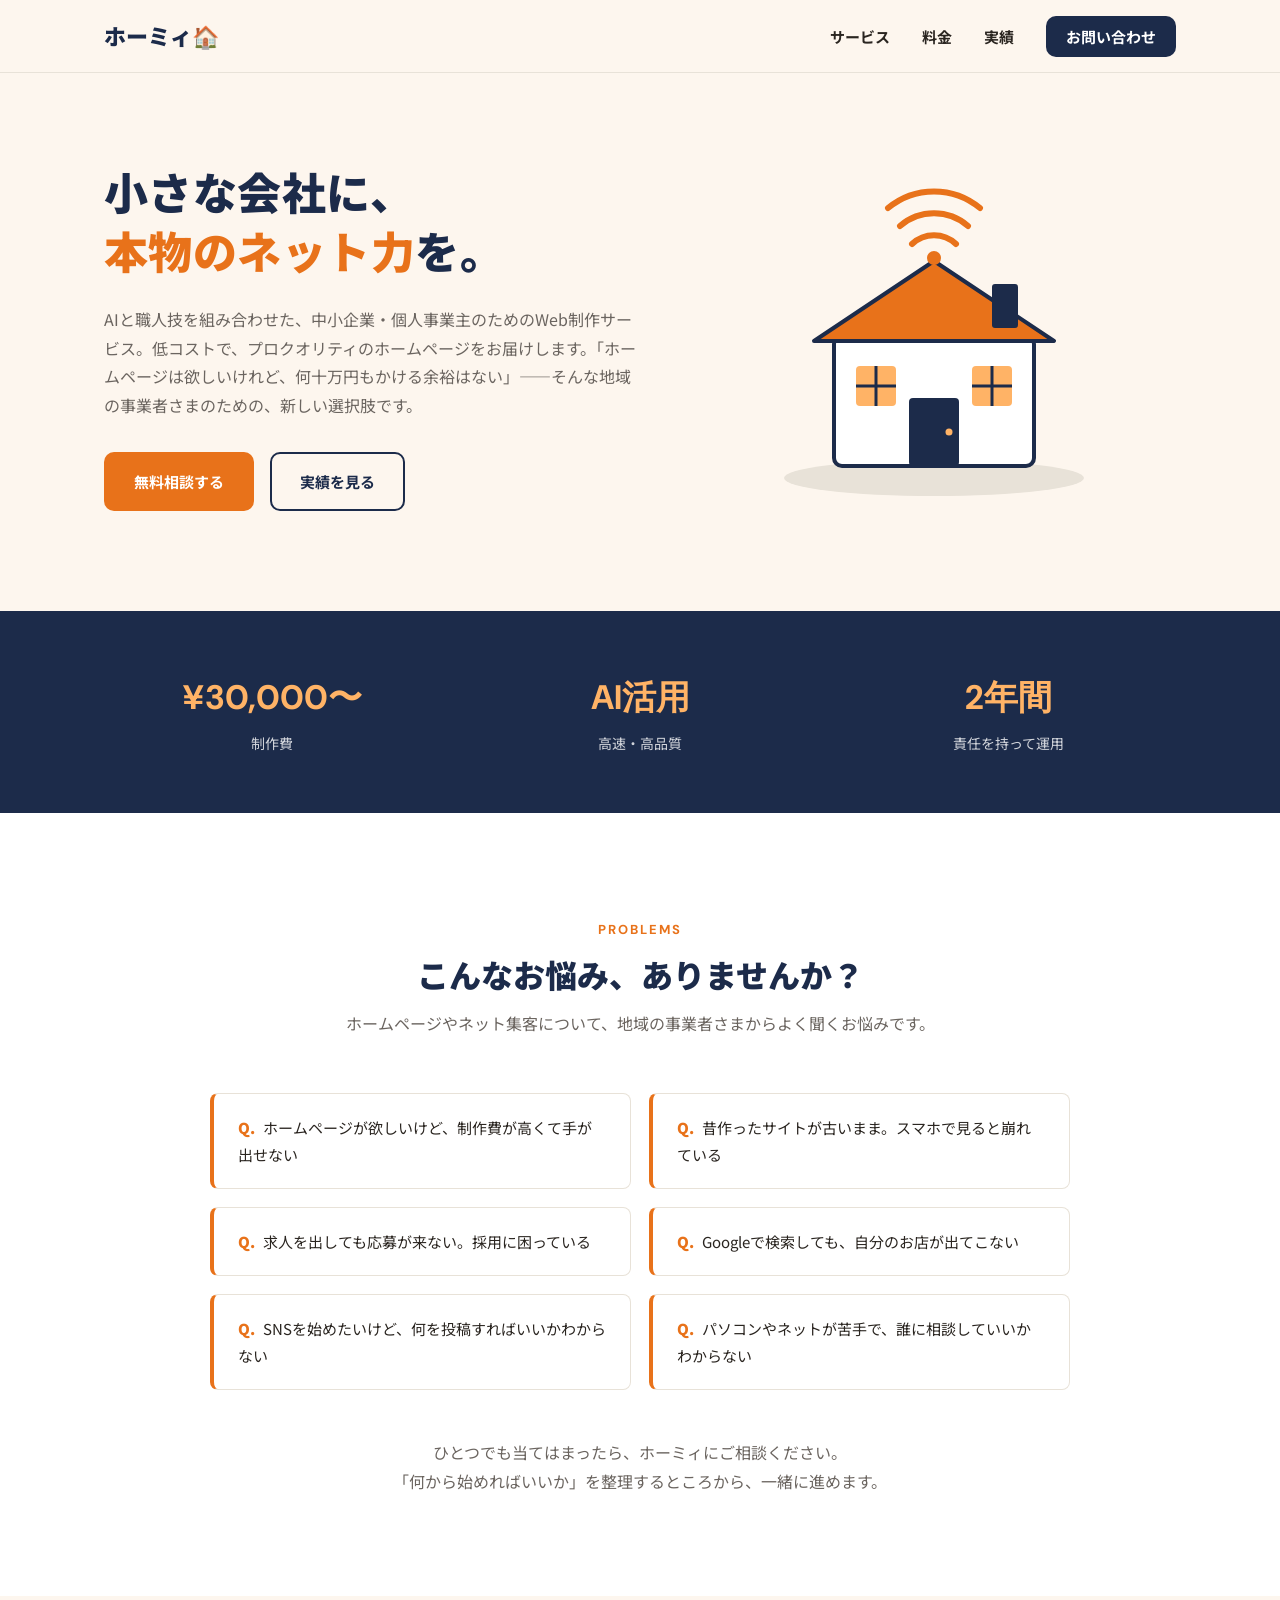
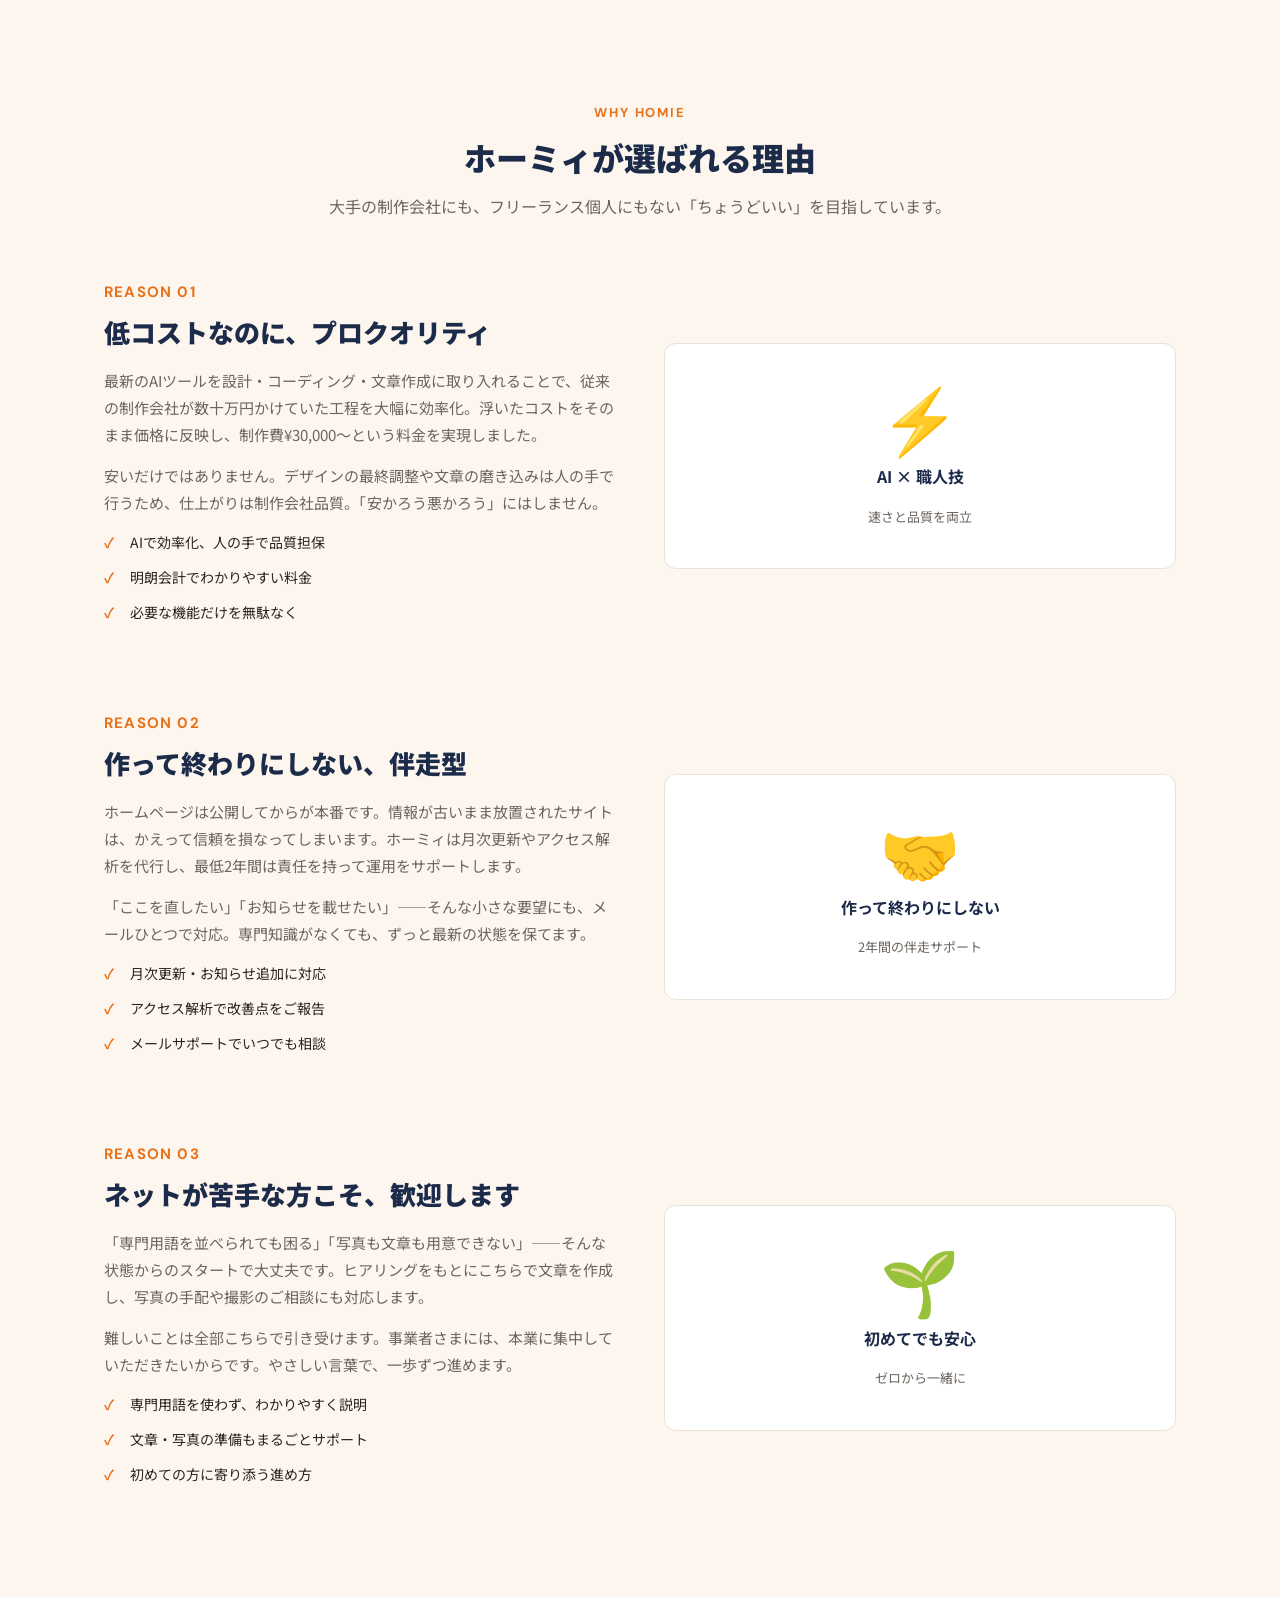
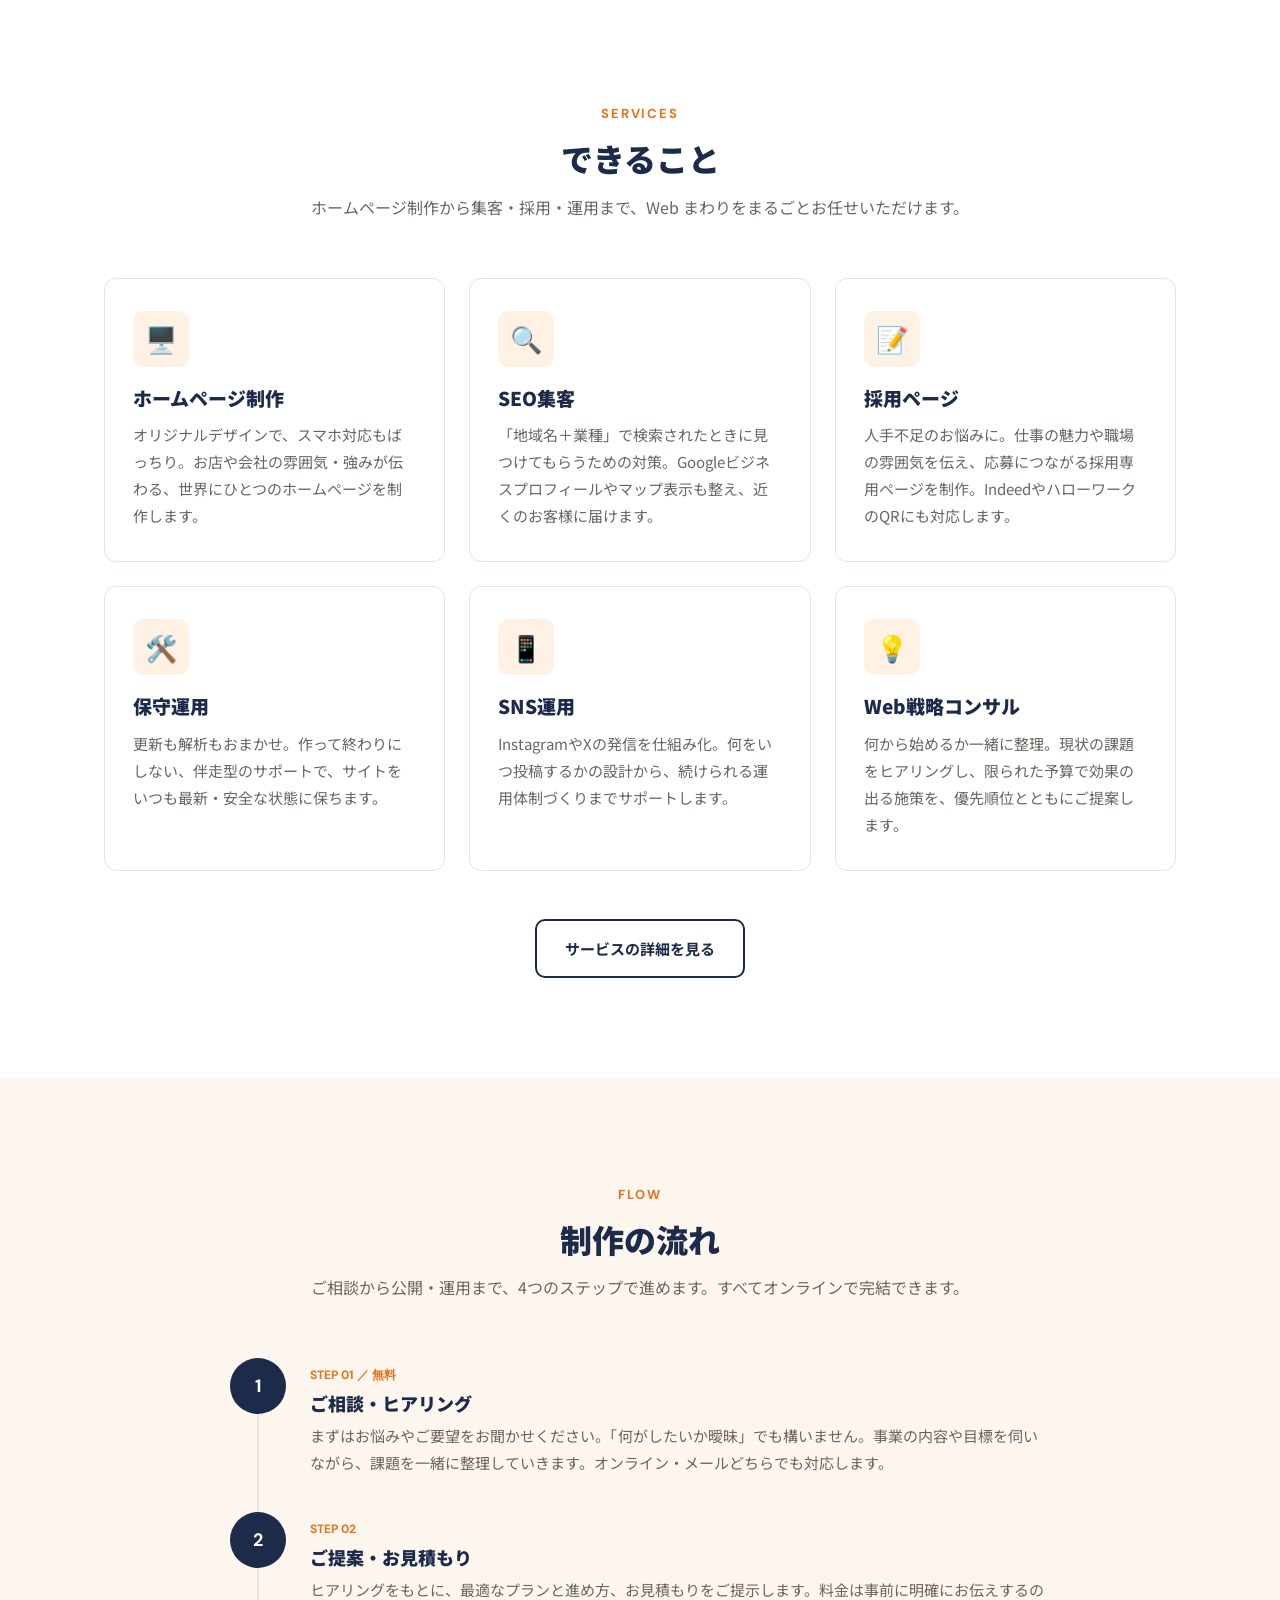
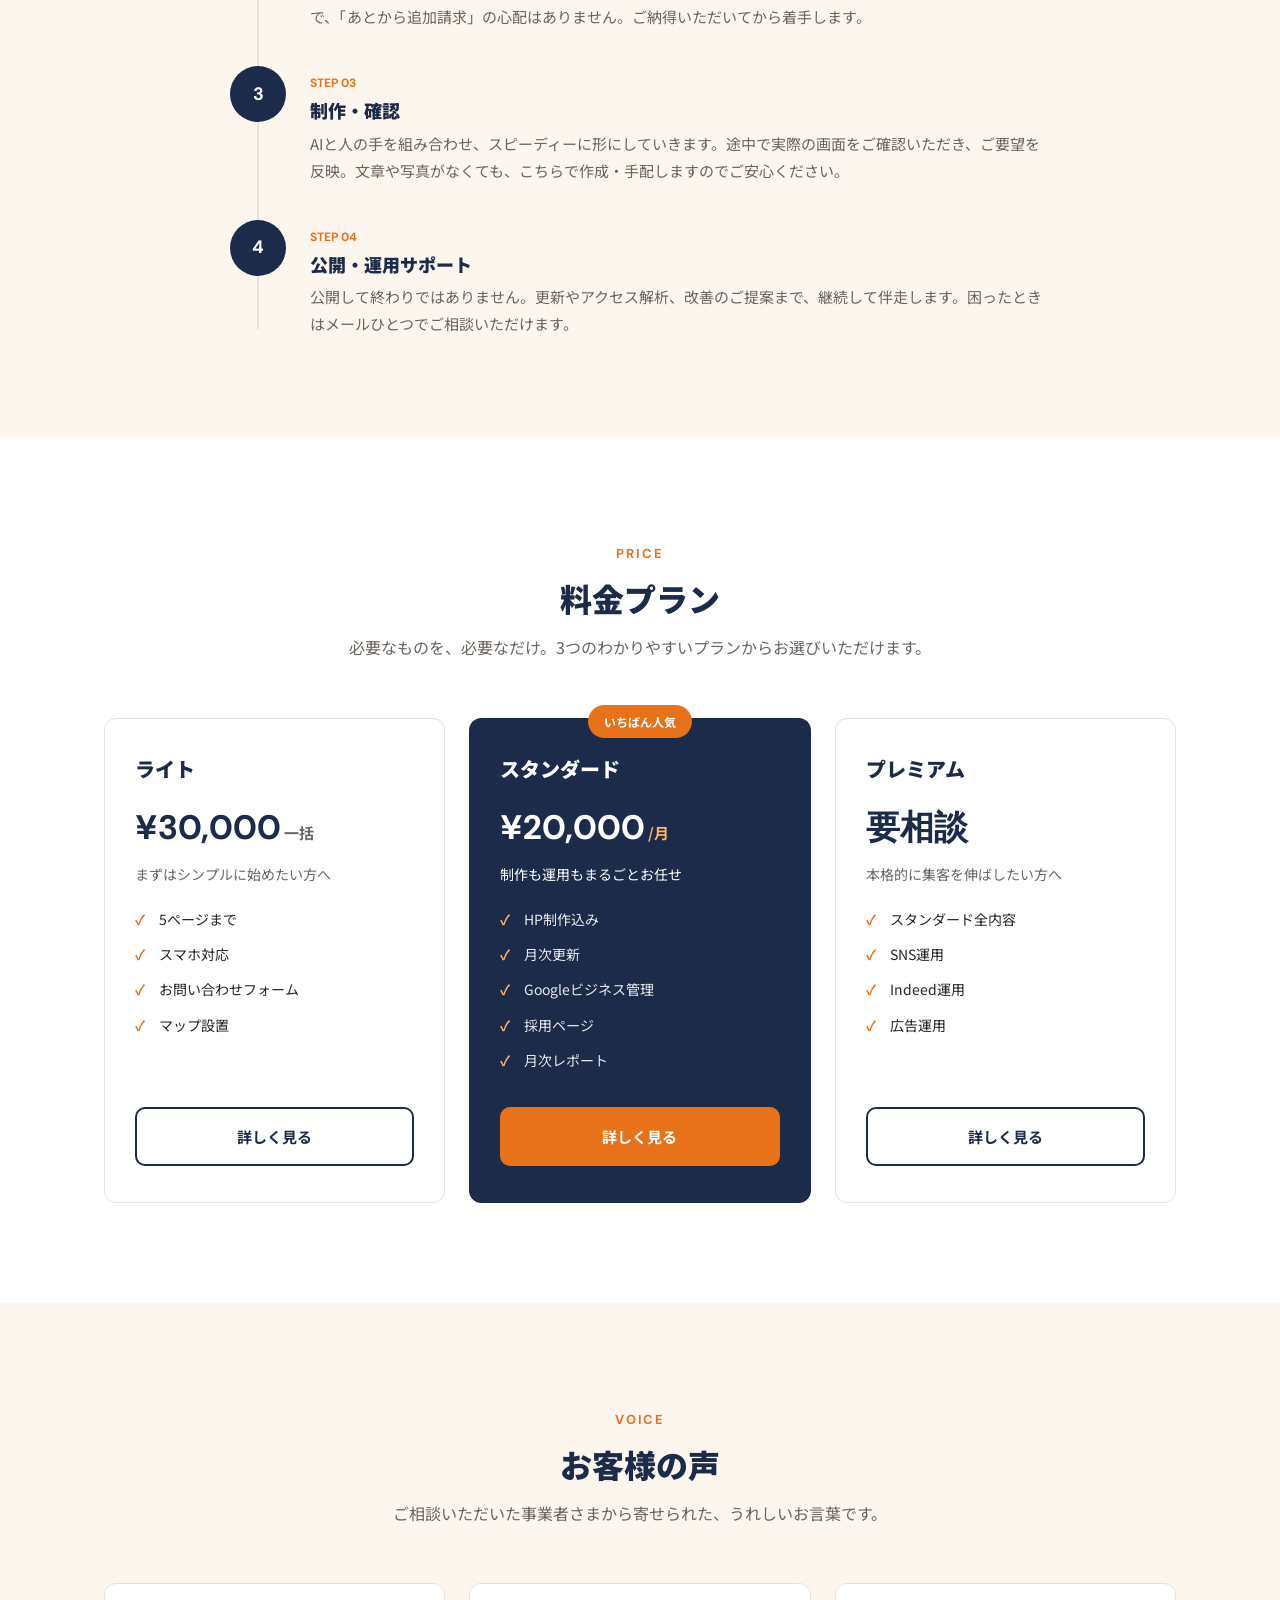
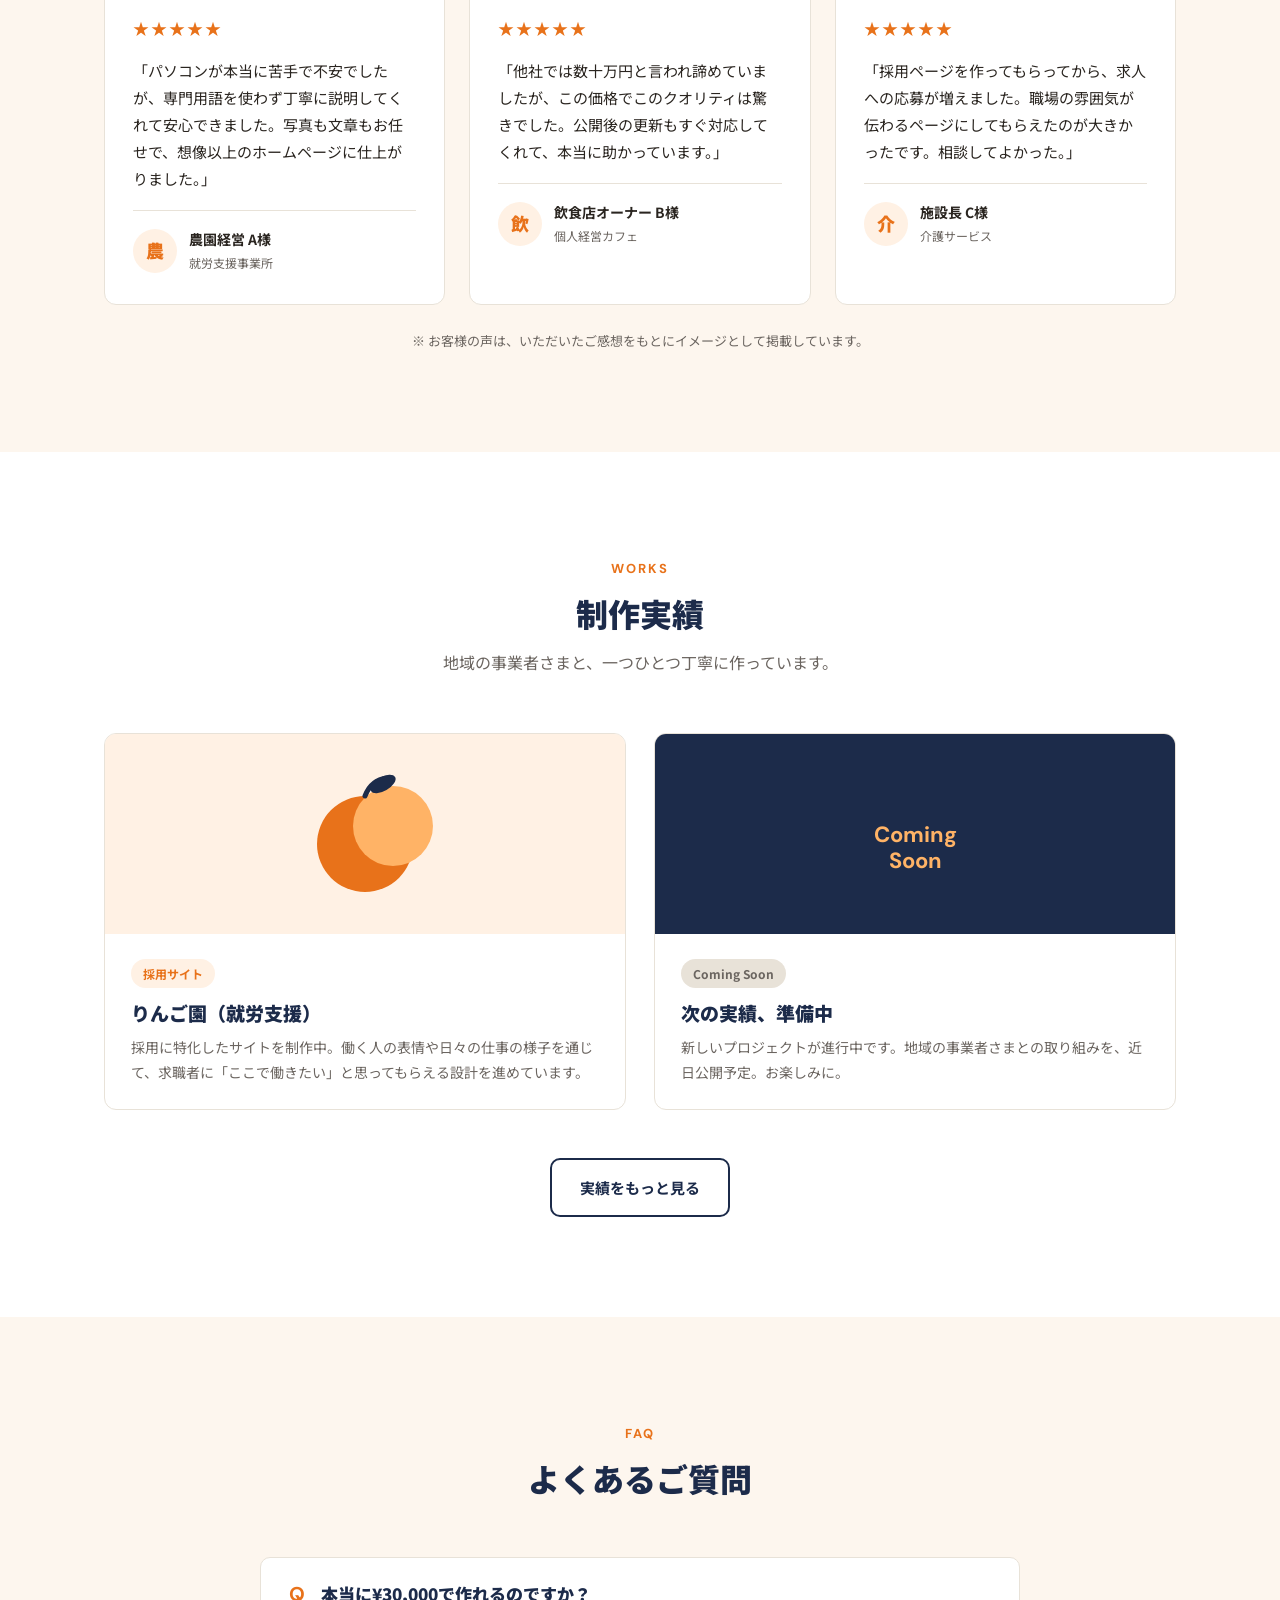
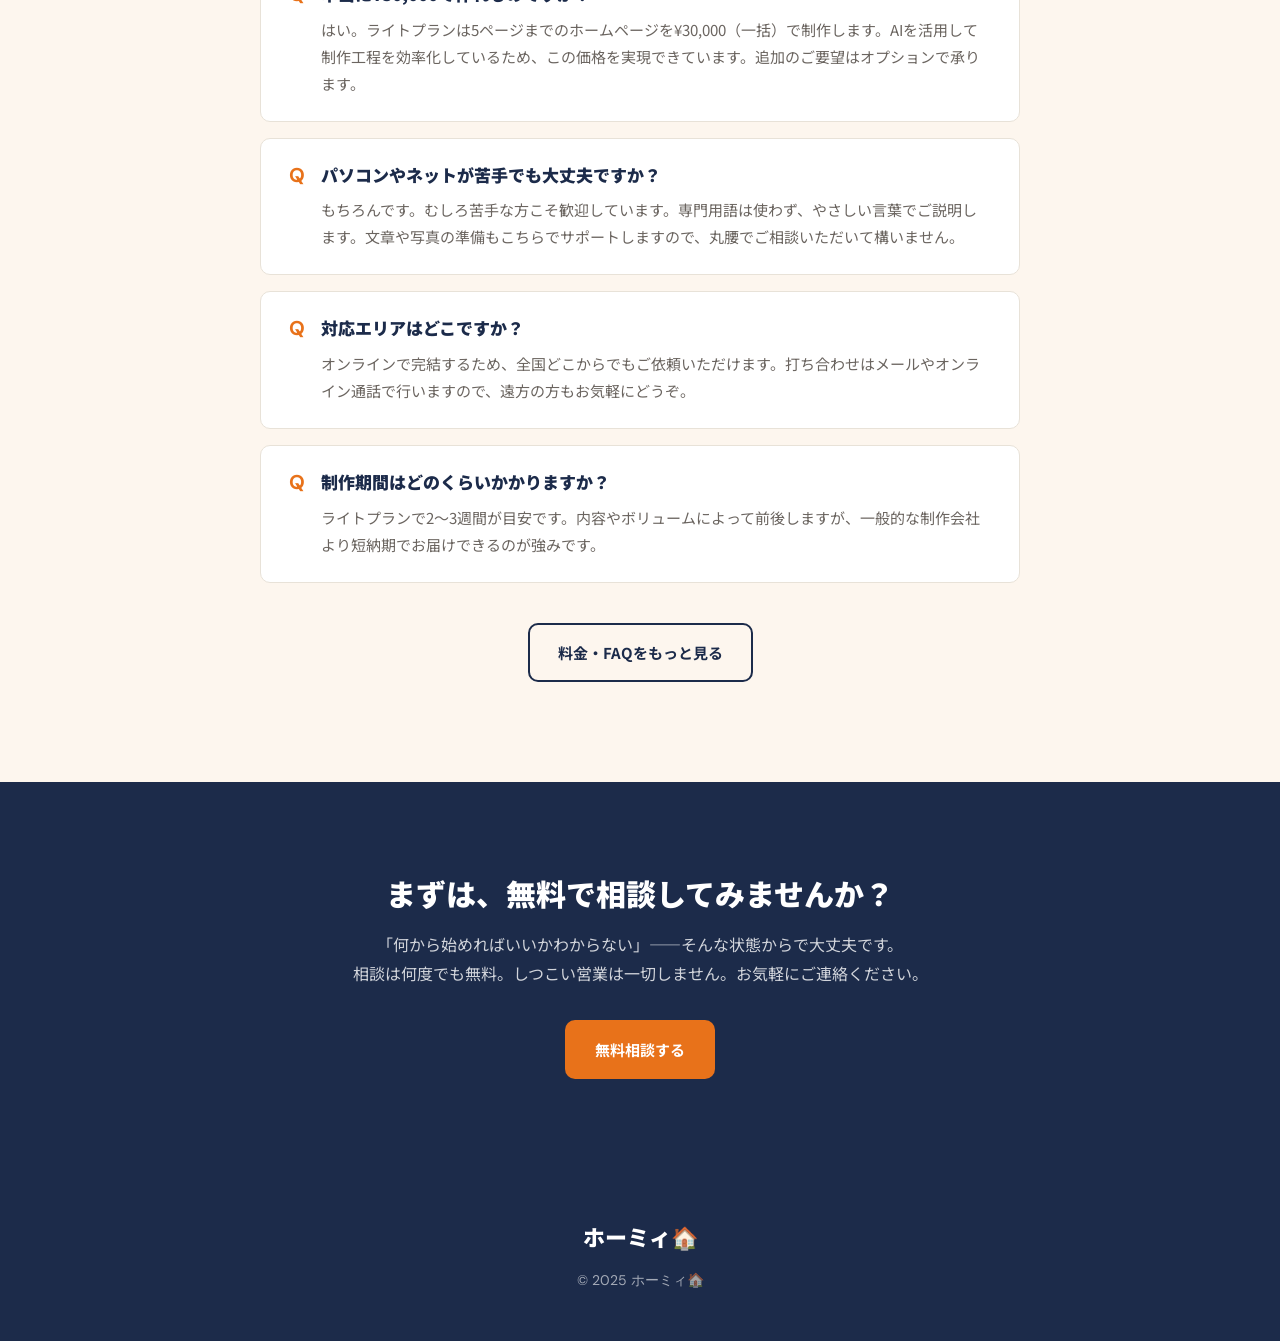
<file: index.html>
<!DOCTYPE html>
<html lang="ja">
<head>
  <meta charset="UTF-8">
  <meta name="viewport" content="width=device-width, initial-scale=1.0">
  <title>ホーミィ🏠 | 小さな会社に、本物のネット力を。</title>
  <meta name="description" content="AIと職人技を組み合わせた、中小企業・個人事業主のためのWeb制作サービス。低コストで、プロクオリティのホームページをお届けします。">
  <link rel="stylesheet" href="style.css">
</head>
<body>

  <header class="header">
    <div class="container">
      <nav class="nav">
        <a href="index.html" class="logo">ホーミィ🏠</a>
        <button class="nav-toggle" aria-label="メニュー" onclick="document.getElementById('navMenu').classList.toggle('open')">
          <span></span><span></span><span></span>
        </button>
        <ul class="nav-menu" id="navMenu">
          <li><a href="services.html">サービス</a></li>
          <li><a href="price.html">料金</a></li>
          <li><a href="works.html">実績</a></li>
          <li><a href="contact.html" class="nav-cta">お問い合わせ</a></li>
        </ul>
      </nav>
    </div>
  </header>

  <main>
    <!-- Hero -->
    <section class="hero">
      <div class="container hero-inner">
        <div class="hero-text">
          <h1>小さな会社に、<br><span class="accent">本物のネット力</span>を。</h1>
          <p>AIと職人技を組み合わせた、中小企業・個人事業主のためのWeb制作サービス。低コストで、プロクオリティのホームページをお届けします。「ホームページは欲しいけれど、何十万円もかける余裕はない」——そんな地域の事業者さまのための、新しい選択肢です。</p>
          <div class="hero-btns">
            <a href="contact.html" class="btn btn-orange">無料相談する</a>
            <a href="works.html" class="btn btn-outline">実績を見る</a>
          </div>
        </div>
        <div class="hero-art">
          <svg viewBox="0 0 380 340" xmlns="http://www.w3.org/2000/svg" role="img" aria-label="家とWifiのイラスト">
            <ellipse cx="190" cy="312" rx="150" ry="18" fill="#E8E2D8"/>
            <rect x="90" y="170" width="200" height="130" rx="8" fill="#FFFFFF" stroke="#1C2B4A" stroke-width="4"/>
            <path d="M70 175 L190 95 L310 175 Z" fill="#E8721A"/>
            <path d="M70 175 L190 95 L310 175 Z" fill="none" stroke="#1C2B4A" stroke-width="4" stroke-linejoin="round"/>
            <rect x="248" y="118" width="26" height="44" rx="3" fill="#1C2B4A"/>
            <rect x="165" y="232" width="50" height="68" rx="4" fill="#1C2B4A"/>
            <circle cx="205" cy="266" r="3.5" fill="#FFB366"/>
            <rect x="112" y="200" width="40" height="40" rx="4" fill="#FFB366"/>
            <rect x="228" y="200" width="40" height="40" rx="4" fill="#FFB366"/>
            <line x1="132" y1="200" x2="132" y2="240" stroke="#1C2B4A" stroke-width="3"/>
            <line x1="112" y1="220" x2="152" y2="220" stroke="#1C2B4A" stroke-width="3"/>
            <line x1="248" y1="200" x2="248" y2="240" stroke="#1C2B4A" stroke-width="3"/>
            <line x1="228" y1="220" x2="268" y2="220" stroke="#1C2B4A" stroke-width="3"/>
            <g fill="none" stroke="#E8721A" stroke-width="6" stroke-linecap="round">
              <path d="M168 78 a32 32 0 0 1 44 0"/>
              <path d="M156 60 a52 52 0 0 1 68 0"/>
              <path d="M144 42 a72 72 0 0 1 92 0"/>
            </g>
            <circle cx="190" cy="92" r="7" fill="#E8721A"/>
          </svg>
        </div>
      </div>
    </section>

    <!-- Stats bar -->
    <section class="stats">
      <div class="container">
        <div class="stats-grid">
          <div class="stat-item">
            <span class="stat-num">¥30,000〜</span>
            <span class="stat-label">制作費</span>
          </div>
          <div class="stat-item">
            <span class="stat-num">AI活用</span>
            <span class="stat-label">高速・高品質</span>
          </div>
          <div class="stat-item">
            <span class="stat-num">2年間</span>
            <span class="stat-label">責任を持って運用</span>
          </div>
        </div>
      </div>
    </section>

    <!-- お悩み -->
    <section class="bg-white">
      <div class="container">
        <div class="sec-head">
          <span class="eyebrow">Problems</span>
          <h2>こんなお悩み、ありませんか？</h2>
          <p>ホームページやネット集客について、地域の事業者さまからよく聞くお悩みです。</p>
        </div>
        <div class="worries">
          <div class="worry"><span class="q-icon">Q.</span>ホームページが欲しいけど、制作費が高くて手が出せない</div>
          <div class="worry"><span class="q-icon">Q.</span>昔作ったサイトが古いまま。スマホで見ると崩れている</div>
          <div class="worry"><span class="q-icon">Q.</span>求人を出しても応募が来ない。採用に困っている</div>
          <div class="worry"><span class="q-icon">Q.</span>Googleで検索しても、自分のお店が出てこない</div>
          <div class="worry"><span class="q-icon">Q.</span>SNSを始めたいけど、何を投稿すればいいかわからない</div>
          <div class="worry"><span class="q-icon">Q.</span>パソコンやネットが苦手で、誰に相談していいかわからない</div>
        </div>
        <div class="lead" style="margin:48px auto 0">
          <p>ひとつでも当てはまったら、ホーミィにご相談ください。<br>「何から始めればいいか」を整理するところから、一緒に進めます。</p>
        </div>
      </div>
    </section>

    <!-- 選ばれる理由 -->
    <section class="bg-cream">
      <div class="container">
        <div class="sec-head">
          <span class="eyebrow">Why Homie</span>
          <h2>ホーミィが選ばれる理由</h2>
          <p>大手の制作会社にも、フリーランス個人にもない「ちょうどいい」を目指しています。</p>
        </div>

        <div class="feature-row">
          <div class="feature-text">
            <span class="feature-num">REASON 01</span>
            <h3>低コストなのに、プロクオリティ</h3>
            <p>最新のAIツールを設計・コーディング・文章作成に取り入れることで、従来の制作会社が数十万円かけていた工程を大幅に効率化。浮いたコストをそのまま価格に反映し、制作費¥30,000〜という料金を実現しました。</p>
            <p>安いだけではありません。デザインの最終調整や文章の磨き込みは人の手で行うため、仕上がりは制作会社品質。「安かろう悪かろう」にはしません。</p>
            <ul>
              <li>AIで効率化、人の手で品質担保</li>
              <li>明朗会計でわかりやすい料金</li>
              <li>必要な機能だけを無駄なく</li>
            </ul>
          </div>
          <div class="feature-art">
            <div class="big-icon">⚡</div>
            <div class="art-label">AI × 職人技</div>
            <div class="art-sub">速さと品質を両立</div>
          </div>
        </div>

        <div class="feature-row reverse">
          <div class="feature-art">
            <div class="big-icon">🤝</div>
            <div class="art-label">作って終わりにしない</div>
            <div class="art-sub">2年間の伴走サポート</div>
          </div>
          <div class="feature-text">
            <span class="feature-num">REASON 02</span>
            <h3>作って終わりにしない、伴走型</h3>
            <p>ホームページは公開してからが本番です。情報が古いまま放置されたサイトは、かえって信頼を損なってしまいます。ホーミィは月次更新やアクセス解析を代行し、最低2年間は責任を持って運用をサポートします。</p>
            <p>「ここを直したい」「お知らせを載せたい」——そんな小さな要望にも、メールひとつで対応。専門知識がなくても、ずっと最新の状態を保てます。</p>
            <ul>
              <li>月次更新・お知らせ追加に対応</li>
              <li>アクセス解析で改善点をご報告</li>
              <li>メールサポートでいつでも相談</li>
            </ul>
          </div>
        </div>

        <div class="feature-row">
          <div class="feature-text">
            <span class="feature-num">REASON 03</span>
            <h3>ネットが苦手な方こそ、歓迎します</h3>
            <p>「専門用語を並べられても困る」「写真も文章も用意できない」——そんな状態からのスタートで大丈夫です。ヒアリングをもとにこちらで文章を作成し、写真の手配や撮影のご相談にも対応します。</p>
            <p>難しいことは全部こちらで引き受けます。事業者さまには、本業に集中していただきたいからです。やさしい言葉で、一歩ずつ進めます。</p>
            <ul>
              <li>専門用語を使わず、わかりやすく説明</li>
              <li>文章・写真の準備もまるごとサポート</li>
              <li>初めての方に寄り添う進め方</li>
            </ul>
          </div>
          <div class="feature-art">
            <div class="big-icon">🌱</div>
            <div class="art-label">初めてでも安心</div>
            <div class="art-sub">ゼロから一緒に</div>
          </div>
        </div>
      </div>
    </section>

    <!-- Services -->
    <section class="bg-white">
      <div class="container">
        <div class="sec-head">
          <span class="eyebrow">Services</span>
          <h2>できること</h2>
          <p>ホームページ制作から集客・採用・運用まで、Web まわりをまるごとお任せいただけます。</p>
        </div>
        <div class="cards">
          <div class="card">
            <div class="card-icon">🖥️</div>
            <h3>ホームページ制作</h3>
            <p>オリジナルデザインで、スマホ対応もばっちり。お店や会社の雰囲気・強みが伝わる、世界にひとつのホームページを制作します。</p>
          </div>
          <div class="card">
            <div class="card-icon">🔍</div>
            <h3>SEO集客</h3>
            <p>「地域名＋業種」で検索されたときに見つけてもらうための対策。Googleビジネスプロフィールやマップ表示も整え、近くのお客様に届けます。</p>
          </div>
          <div class="card">
            <div class="card-icon">📝</div>
            <h3>採用ページ</h3>
            <p>人手不足のお悩みに。仕事の魅力や職場の雰囲気を伝え、応募につながる採用専用ページを制作。IndeedやハローワークのQRにも対応します。</p>
          </div>
          <div class="card">
            <div class="card-icon">🛠️</div>
            <h3>保守運用</h3>
            <p>更新も解析もおまかせ。作って終わりにしない、伴走型のサポートで、サイトをいつも最新・安全な状態に保ちます。</p>
          </div>
          <div class="card">
            <div class="card-icon">📱</div>
            <h3>SNS運用</h3>
            <p>InstagramやXの発信を仕組み化。何をいつ投稿するかの設計から、続けられる運用体制づくりまでサポートします。</p>
          </div>
          <div class="card">
            <div class="card-icon">💡</div>
            <h3>Web戦略コンサル</h3>
            <p>何から始めるか一緒に整理。現状の課題をヒアリングし、限られた予算で効果の出る施策を、優先順位とともにご提案します。</p>
          </div>
        </div>
        <div style="text-align:center;margin-top:48px">
          <a href="services.html" class="btn btn-outline">サービスの詳細を見る</a>
        </div>
      </div>
    </section>

    <!-- 制作の流れ -->
    <section class="bg-cream">
      <div class="container">
        <div class="sec-head">
          <span class="eyebrow">Flow</span>
          <h2>制作の流れ</h2>
          <p>ご相談から公開・運用まで、4つのステップで進めます。すべてオンラインで完結できます。</p>
        </div>
        <div class="timeline">
          <div class="tl-item">
            <div class="tl-dot">1</div>
            <span class="tl-meta">STEP 01 ／ 無料</span>
            <h3>ご相談・ヒアリング</h3>
            <p>まずはお悩みやご要望をお聞かせください。「何がしたいか曖昧」でも構いません。事業の内容や目標を伺いながら、課題を一緒に整理していきます。オンライン・メールどちらでも対応します。</p>
          </div>
          <div class="tl-item">
            <div class="tl-dot">2</div>
            <span class="tl-meta">STEP 02</span>
            <h3>ご提案・お見積もり</h3>
            <p>ヒアリングをもとに、最適なプランと進め方、お見積もりをご提示します。料金は事前に明確にお伝えするので、「あとから追加請求」の心配はありません。ご納得いただいてから着手します。</p>
          </div>
          <div class="tl-item">
            <div class="tl-dot">3</div>
            <span class="tl-meta">STEP 03</span>
            <h3>制作・確認</h3>
            <p>AIと人の手を組み合わせ、スピーディーに形にしていきます。途中で実際の画面をご確認いただき、ご要望を反映。文章や写真がなくても、こちらで作成・手配しますのでご安心ください。</p>
          </div>
          <div class="tl-item">
            <div class="tl-dot">4</div>
            <span class="tl-meta">STEP 04</span>
            <h3>公開・運用サポート</h3>
            <p>公開して終わりではありません。更新やアクセス解析、改善のご提案まで、継続して伴走します。困ったときはメールひとつでご相談いただけます。</p>
          </div>
        </div>
      </div>
    </section>

    <!-- Pricing preview -->
    <section class="bg-white">
      <div class="container">
        <div class="sec-head">
          <span class="eyebrow">Price</span>
          <h2>料金プラン</h2>
          <p>必要なものを、必要なだけ。3つのわかりやすいプランからお選びいただけます。</p>
        </div>
        <div class="plans">
          <div class="plan">
            <h3>ライト</h3>
            <div class="plan-price">¥30,000<span class="unit"> 一括</span></div>
            <p class="plan-desc">まずはシンプルに始めたい方へ</p>
            <ul>
              <li>5ページまで</li>
              <li>スマホ対応</li>
              <li>お問い合わせフォーム</li>
              <li>マップ設置</li>
            </ul>
            <a href="price.html" class="btn btn-outline">詳しく見る</a>
          </div>
          <div class="plan featured">
            <span class="plan-badge">いちばん人気</span>
            <h3>スタンダード</h3>
            <div class="plan-price">¥20,000<span class="unit"> /月</span></div>
            <p class="plan-desc">制作も運用もまるごとお任せ</p>
            <ul>
              <li>HP制作込み</li>
              <li>月次更新</li>
              <li>Googleビジネス管理</li>
              <li>採用ページ</li>
              <li>月次レポート</li>
            </ul>
            <a href="price.html" class="btn btn-orange">詳しく見る</a>
          </div>
          <div class="plan">
            <h3>プレミアム</h3>
            <div class="plan-price">要相談</div>
            <p class="plan-desc">本格的に集客を伸ばしたい方へ</p>
            <ul>
              <li>スタンダード全内容</li>
              <li>SNS運用</li>
              <li>Indeed運用</li>
              <li>広告運用</li>
            </ul>
            <a href="price.html" class="btn btn-outline">詳しく見る</a>
          </div>
        </div>
      </div>
    </section>

    <!-- お客様の声 -->
    <section class="bg-cream">
      <div class="container">
        <div class="sec-head">
          <span class="eyebrow">Voice</span>
          <h2>お客様の声</h2>
          <p>ご相談いただいた事業者さまから寄せられた、うれしいお言葉です。</p>
        </div>
        <div class="voices">
          <div class="voice">
            <div class="stars">★★★★★</div>
            <p>「パソコンが本当に苦手で不安でしたが、専門用語を使わず丁寧に説明してくれて安心できました。写真も文章もお任せで、想像以上のホームページに仕上がりました。」</p>
            <div class="who">
              <div class="avatar">農</div>
              <div>
                <div class="name">農園経営 A様</div>
                <div class="role">就労支援事業所</div>
              </div>
            </div>
          </div>
          <div class="voice">
            <div class="stars">★★★★★</div>
            <p>「他社では数十万円と言われ諦めていましたが、この価格でこのクオリティは驚きでした。公開後の更新もすぐ対応してくれて、本当に助かっています。」</p>
            <div class="who">
              <div class="avatar">飲</div>
              <div>
                <div class="name">飲食店オーナー B様</div>
                <div class="role">個人経営カフェ</div>
              </div>
            </div>
          </div>
          <div class="voice">
            <div class="stars">★★★★★</div>
            <p>「採用ページを作ってもらってから、求人への応募が増えました。職場の雰囲気が伝わるページにしてもらえたのが大きかったです。相談してよかった。」</p>
            <div class="who">
              <div class="avatar">介</div>
              <div>
                <div class="name">施設長 C様</div>
                <div class="role">介護サービス</div>
              </div>
            </div>
          </div>
        </div>
        <p class="note" style="text-align:center;margin-top:24px">※ お客様の声は、いただいたご感想をもとにイメージとして掲載しています。</p>
      </div>
    </section>

    <!-- Works -->
    <section class="bg-white">
      <div class="container">
        <div class="sec-head">
          <span class="eyebrow">Works</span>
          <h2>制作実績</h2>
          <p>地域の事業者さまと、一つひとつ丁寧に作っています。</p>
        </div>
        <div class="works-grid">
          <div class="work-card">
            <div class="work-thumb" style="background:#FFF1E4">
              <svg viewBox="0 0 200 200" xmlns="http://www.w3.org/2000/svg" aria-hidden="true">
                <circle cx="100" cy="110" r="48" fill="#E8721A"/>
                <circle cx="128" cy="92" r="40" fill="#FFB366"/>
                <path d="M100 62 q6 -16 22 -18" fill="none" stroke="#1C2B4A" stroke-width="5" stroke-linecap="round"/>
                <ellipse cx="118" cy="50" rx="14" ry="7" fill="#1C2B4A" transform="rotate(-30 118 50)"/>
              </svg>
            </div>
            <div class="work-body">
              <span class="work-tag">採用サイト</span>
              <h3>りんご園（就労支援）</h3>
              <p>採用に特化したサイトを制作中。働く人の表情や日々の仕事の様子を通じて、求職者に「ここで働きたい」と思ってもらえる設計を進めています。</p>
            </div>
          </div>
          <div class="work-card">
            <div class="work-thumb" style="background:#1C2B4A">
              <svg viewBox="0 0 200 200" xmlns="http://www.w3.org/2000/svg" aria-hidden="true">
                <text x="100" y="108" text-anchor="middle" fill="#FFB366" font-family="DM Sans, sans-serif" font-size="22" font-weight="700">Coming</text>
                <text x="100" y="134" text-anchor="middle" fill="#FFB366" font-family="DM Sans, sans-serif" font-size="22" font-weight="700">Soon</text>
              </svg>
            </div>
            <div class="work-body">
              <span class="work-tag muted">Coming Soon</span>
              <h3>次の実績、準備中</h3>
              <p>新しいプロジェクトが進行中です。地域の事業者さまとの取り組みを、近日公開予定。お楽しみに。</p>
            </div>
          </div>
        </div>
        <div style="text-align:center;margin-top:48px">
          <a href="works.html" class="btn btn-outline">実績をもっと見る</a>
        </div>
      </div>
    </section>

    <!-- FAQ -->
    <section class="bg-cream">
      <div class="container">
        <div class="sec-head">
          <span class="eyebrow">FAQ</span>
          <h2>よくあるご質問</h2>
        </div>
        <div class="faq-list">
          <div class="faq-item">
            <h3>本当に¥30,000で作れるのですか？</h3>
            <p>はい。ライトプランは5ページまでのホームページを¥30,000（一括）で制作します。AIを活用して制作工程を効率化しているため、この価格を実現できています。追加のご要望はオプションで承ります。</p>
          </div>
          <div class="faq-item">
            <h3>パソコンやネットが苦手でも大丈夫ですか？</h3>
            <p>もちろんです。むしろ苦手な方こそ歓迎しています。専門用語は使わず、やさしい言葉でご説明します。文章や写真の準備もこちらでサポートしますので、丸腰でご相談いただいて構いません。</p>
          </div>
          <div class="faq-item">
            <h3>対応エリアはどこですか？</h3>
            <p>オンラインで完結するため、全国どこからでもご依頼いただけます。打ち合わせはメールやオンライン通話で行いますので、遠方の方もお気軽にどうぞ。</p>
          </div>
          <div class="faq-item">
            <h3>制作期間はどのくらいかかりますか？</h3>
            <p>ライトプランで2〜3週間が目安です。内容やボリュームによって前後しますが、一般的な制作会社より短納期でお届けできるのが強みです。</p>
          </div>
        </div>
        <div style="text-align:center;margin-top:40px">
          <a href="price.html" class="btn btn-outline">料金・FAQをもっと見る</a>
        </div>
      </div>
    </section>

    <!-- CTA -->
    <section class="cta">
      <div class="container">
        <h2>まずは、無料で相談してみませんか？</h2>
        <p>「何から始めればいいかわからない」——そんな状態からで大丈夫です。<br>相談は何度でも無料。しつこい営業は一切しません。お気軽にご連絡ください。</p>
        <a href="contact.html" class="btn btn-orange">無料相談する</a>
      </div>
    </section>
  </main>

  <footer class="footer">
    <div class="container">
      <a href="index.html" class="logo">ホーミィ🏠</a>
      <p class="copy">© 2025 ホーミィ🏠</p>
    </div>
  </footer>

</body>
</html>
</file>
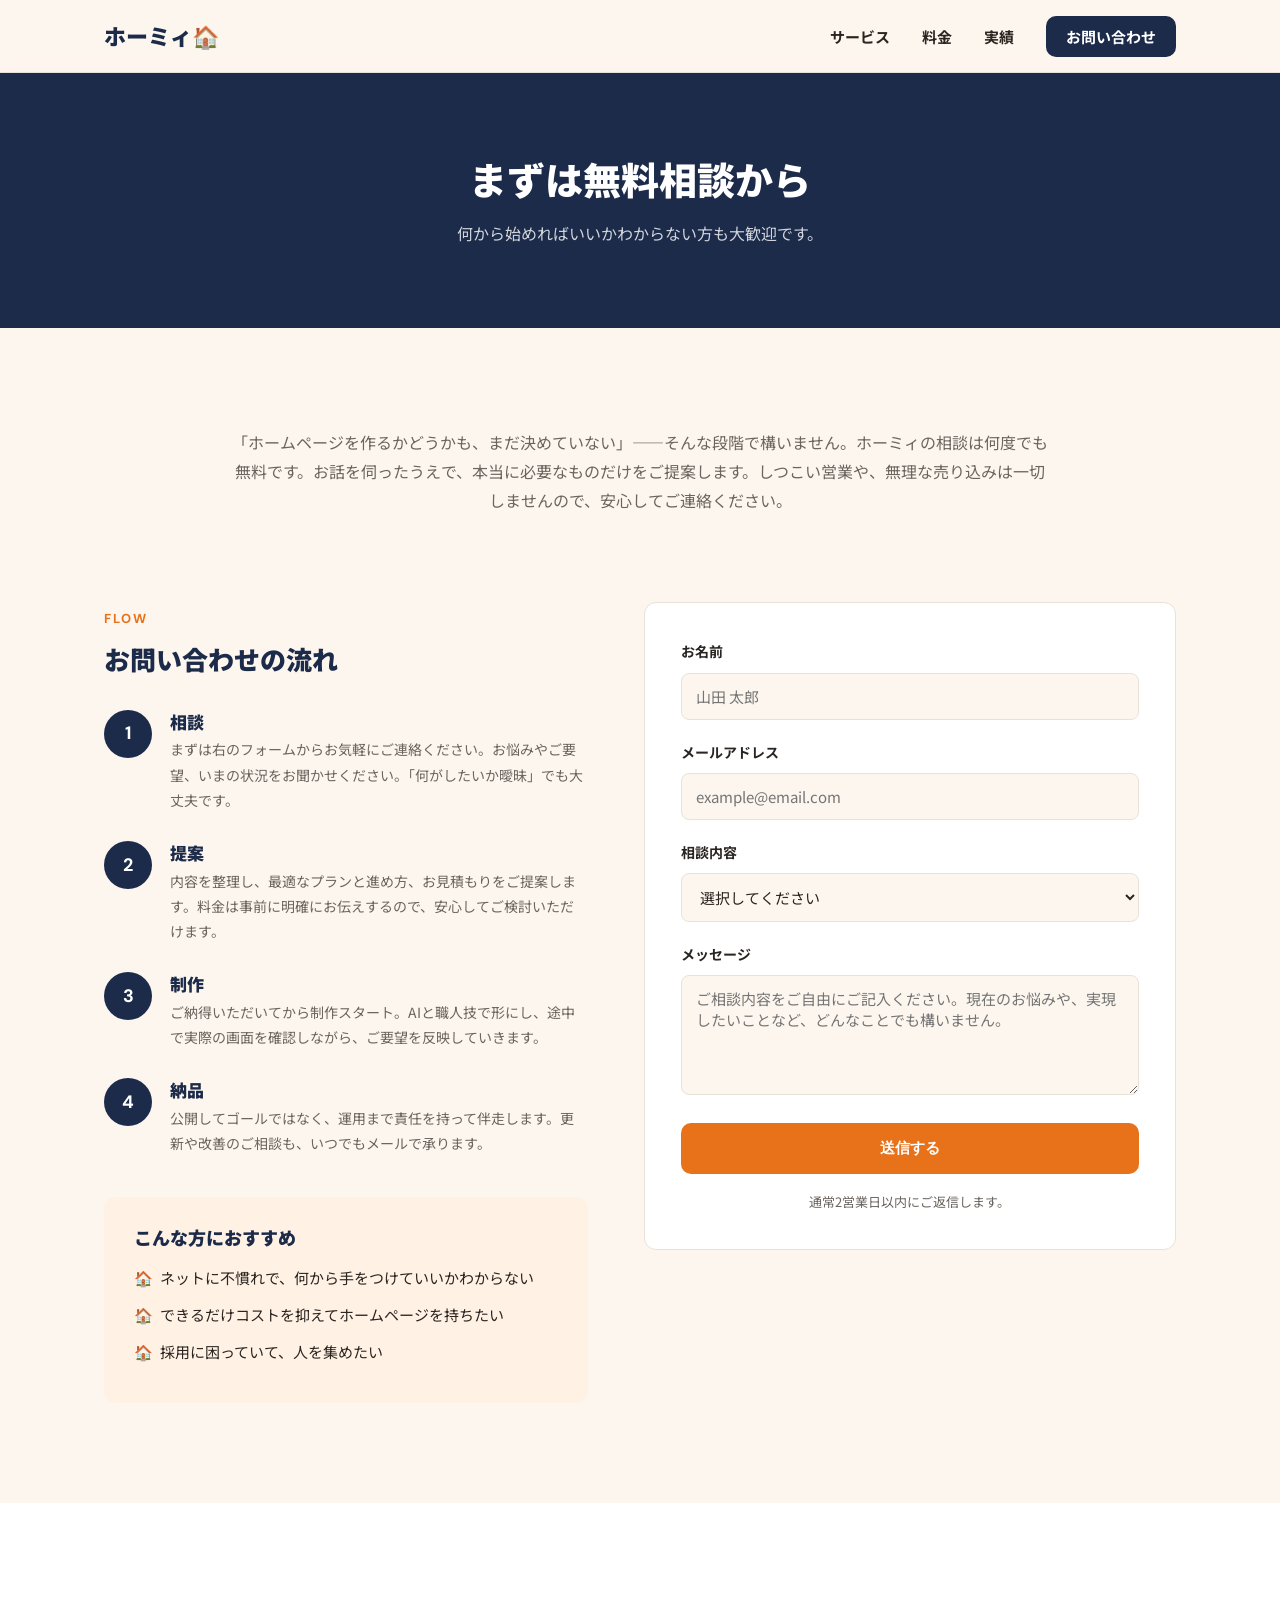
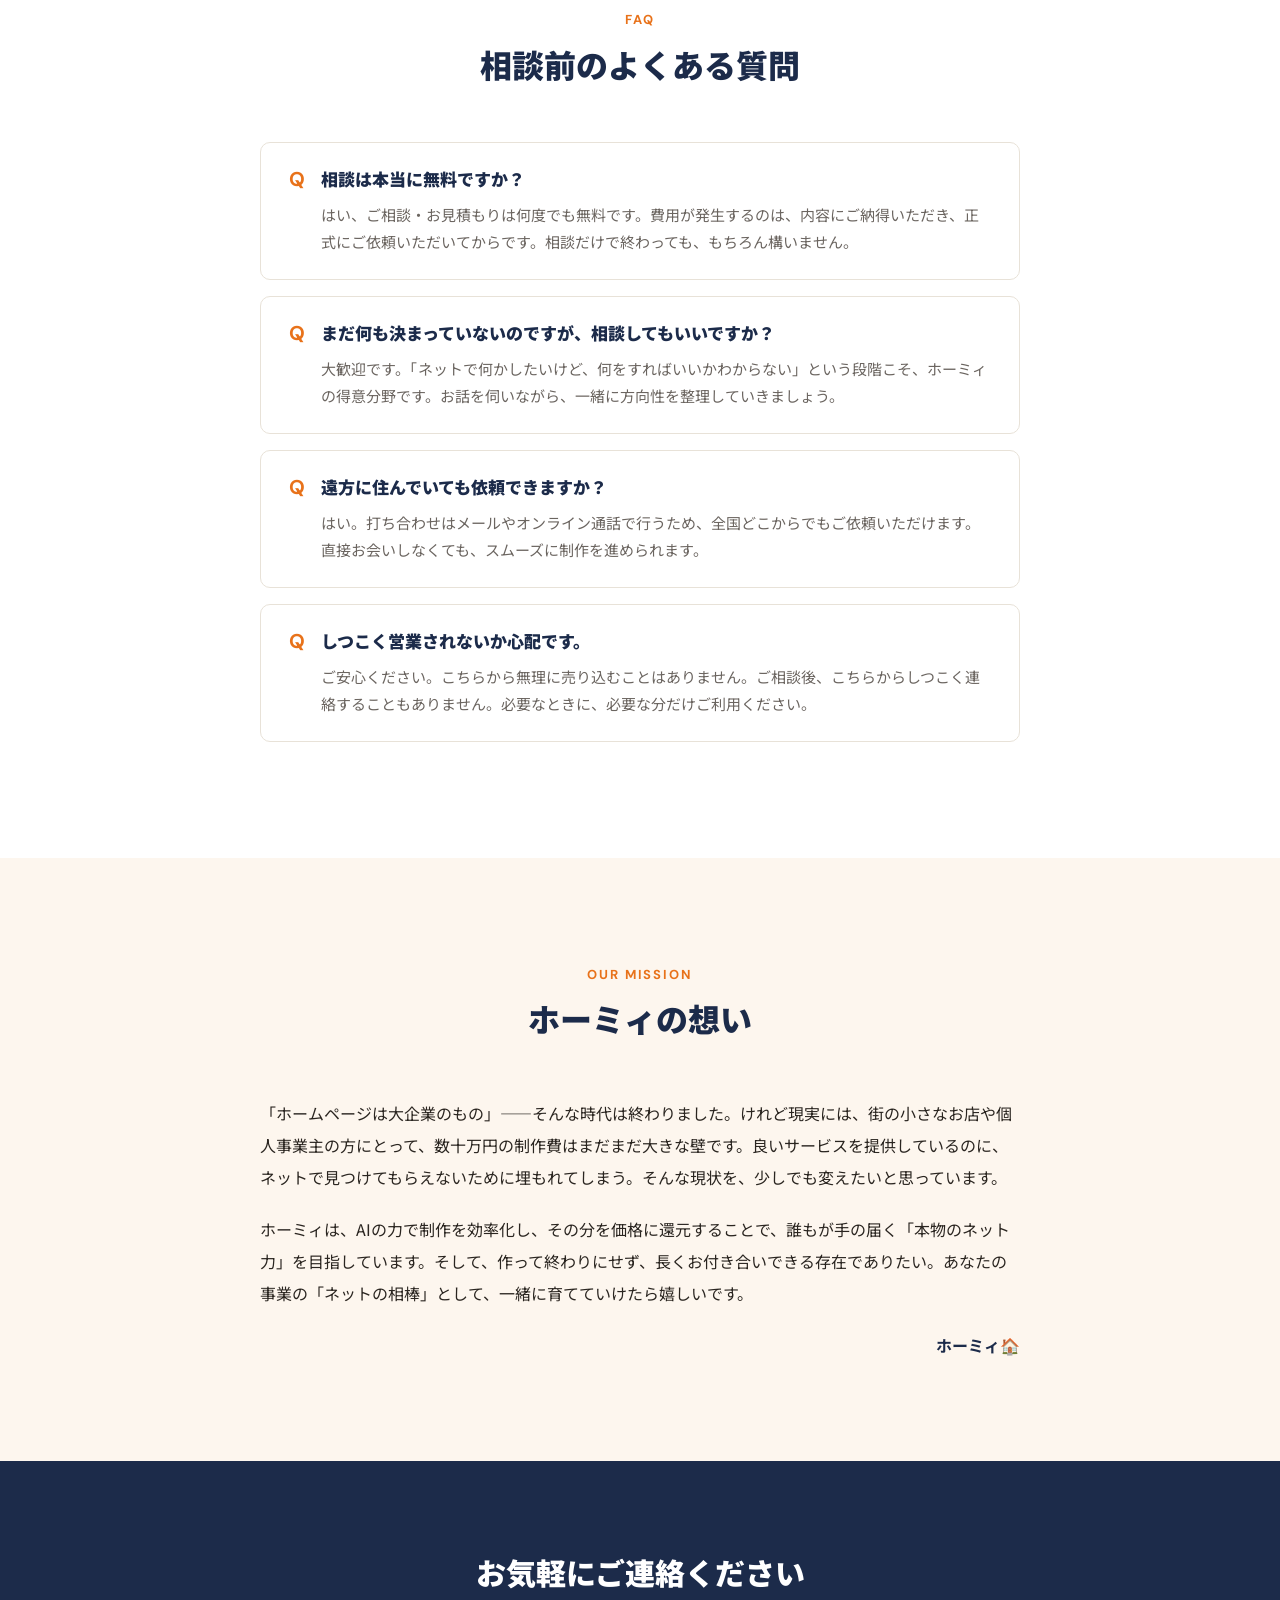
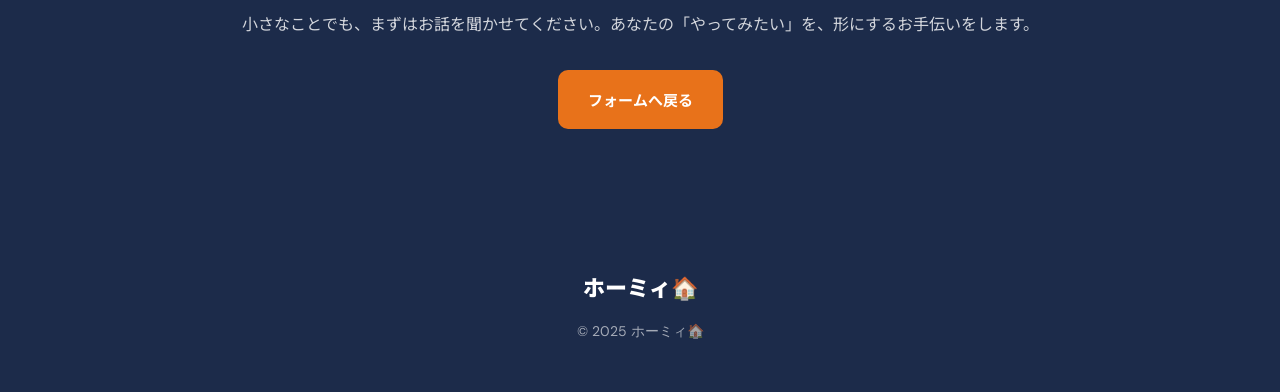
<file: contact.html>
<!DOCTYPE html>
<html lang="ja">
<head>
  <meta charset="UTF-8">
  <meta name="viewport" content="width=device-width, initial-scale=1.0">
  <title>まずは無料相談から | ホーミィ🏠</title>
  <meta name="description" content="ホーミィへのお問い合わせ。何から始めればいいかわからない方も大歓迎です。相談は何度でも無料です。">
  <link rel="stylesheet" href="style.css">
</head>
<body>

  <header class="header">
    <div class="container">
      <nav class="nav">
        <a href="index.html" class="logo">ホーミィ🏠</a>
        <button class="nav-toggle" aria-label="メニュー" onclick="document.getElementById('navMenu').classList.toggle('open')">
          <span></span><span></span><span></span>
        </button>
        <ul class="nav-menu" id="navMenu">
          <li><a href="services.html">サービス</a></li>
          <li><a href="price.html">料金</a></li>
          <li><a href="works.html">実績</a></li>
          <li><a href="contact.html" class="nav-cta">お問い合わせ</a></li>
        </ul>
      </nav>
    </div>
  </header>

  <div class="page-header">
    <div class="container">
      <h1>まずは無料相談から</h1>
      <p>何から始めればいいかわからない方も大歓迎です。</p>
    </div>
  </div>

  <main style="margin-top:0">

    <section class="bg-cream" style="padding-bottom:0">
      <div class="container">
        <div class="intro-block" style="text-align:center">
          <p>「ホームページを作るかどうかも、まだ決めていない」——そんな段階で構いません。ホーミィの相談は何度でも無料です。お話を伺ったうえで、本当に必要なものだけをご提案します。しつこい営業や、無理な売り込みは一切しませんので、安心してご連絡ください。</p>
        </div>
      </div>
    </section>

    <section class="bg-cream" style="padding-top:40px">
      <div class="container">
        <div class="contact-grid">

          <div>
            <div class="sec-head" style="text-align:left;margin-bottom:32px">
              <span class="eyebrow">Flow</span>
              <h2 style="font-size:26px">お問い合わせの流れ</h2>
            </div>
            <ol class="steps">
              <li class="step">
                <div class="step-num">1</div>
                <div>
                  <h3>相談</h3>
                  <p>まずは右のフォームからお気軽にご連絡ください。お悩みやご要望、いまの状況をお聞かせください。「何がしたいか曖昧」でも大丈夫です。</p>
                </div>
              </li>
              <li class="step">
                <div class="step-num">2</div>
                <div>
                  <h3>提案</h3>
                  <p>内容を整理し、最適なプランと進め方、お見積もりをご提案します。料金は事前に明確にお伝えするので、安心してご検討いただけます。</p>
                </div>
              </li>
              <li class="step">
                <div class="step-num">3</div>
                <div>
                  <h3>制作</h3>
                  <p>ご納得いただいてから制作スタート。AIと職人技で形にし、途中で実際の画面を確認しながら、ご要望を反映していきます。</p>
                </div>
              </li>
              <li class="step">
                <div class="step-num">4</div>
                <div>
                  <h3>納品</h3>
                  <p>公開してゴールではなく、運用まで責任を持って伴走します。更新や改善のご相談も、いつでもメールで承ります。</p>
                </div>
              </li>
            </ol>

            <div class="recommend">
              <h3>こんな方におすすめ</h3>
              <ul>
                <li>ネットに不慣れで、何から手をつけていいかわからない</li>
                <li>できるだけコストを抑えてホームページを持ちたい</li>
                <li>採用に困っていて、人を集めたい</li>
              </ul>
            </div>
          </div>

          <div>
            <form class="form" onsubmit="return false;">
              <div class="form-group">
                <label for="name">お名前</label>
                <input type="text" id="name" name="name" placeholder="山田 太郎">
              </div>
              <div class="form-group">
                <label for="email">メールアドレス</label>
                <input type="email" id="email" name="email" placeholder="example@email.com">
              </div>
              <div class="form-group">
                <label for="topic">相談内容</label>
                <select id="topic" name="topic">
                  <option value="">選択してください</option>
                  <option>ホームページ制作</option>
                  <option>採用ページ制作</option>
                  <option>月額顧問（運用込み）</option>
                  <option>SNS運用支援</option>
                  <option>まずは話を聞きたい</option>
                </select>
              </div>
              <div class="form-group">
                <label for="message">メッセージ</label>
                <textarea id="message" name="message" placeholder="ご相談内容をご自由にご記入ください。現在のお悩みや、実現したいことなど、どんなことでも構いません。"></textarea>
              </div>
              <button type="submit" class="btn btn-orange">送信する</button>
              <p class="note" style="text-align:center;margin-top:16px">通常2営業日以内にご返信します。</p>
            </form>
          </div>

        </div>
      </div>
    </section>

    <!-- 相談FAQ -->
    <section class="bg-white">
      <div class="container">
        <div class="sec-head">
          <span class="eyebrow">FAQ</span>
          <h2>相談前のよくある質問</h2>
        </div>
        <div class="faq-list">
          <div class="faq-item">
            <h3>相談は本当に無料ですか？</h3>
            <p>はい、ご相談・お見積もりは何度でも無料です。費用が発生するのは、内容にご納得いただき、正式にご依頼いただいてからです。相談だけで終わっても、もちろん構いません。</p>
          </div>
          <div class="faq-item">
            <h3>まだ何も決まっていないのですが、相談してもいいですか？</h3>
            <p>大歓迎です。「ネットで何かしたいけど、何をすればいいかわからない」という段階こそ、ホーミィの得意分野です。お話を伺いながら、一緒に方向性を整理していきましょう。</p>
          </div>
          <div class="faq-item">
            <h3>遠方に住んでいても依頼できますか？</h3>
            <p>はい。打ち合わせはメールやオンライン通話で行うため、全国どこからでもご依頼いただけます。直接お会いしなくても、スムーズに制作を進められます。</p>
          </div>
          <div class="faq-item">
            <h3>しつこく営業されないか心配です。</h3>
            <p>ご安心ください。こちらから無理に売り込むことはありません。ご相談後、こちらからしつこく連絡することもありません。必要なときに、必要な分だけご利用ください。</p>
          </div>
        </div>
      </div>
    </section>

    <!-- 想い -->
    <section class="bg-cream">
      <div class="container">
        <div class="sec-head">
          <span class="eyebrow">Our Mission</span>
          <h2>ホーミィの想い</h2>
        </div>
        <div class="prose">
          <p>「ホームページは大企業のもの」——そんな時代は終わりました。けれど現実には、街の小さなお店や個人事業主の方にとって、数十万円の制作費はまだまだ大きな壁です。良いサービスを提供しているのに、ネットで見つけてもらえないために埋もれてしまう。そんな現状を、少しでも変えたいと思っています。</p>
          <p>ホーミィは、AIの力で制作を効率化し、その分を価格に還元することで、誰もが手の届く「本物のネット力」を目指しています。そして、作って終わりにせず、長くお付き合いできる存在でありたい。あなたの事業の「ネットの相棒」として、一緒に育てていけたら嬉しいです。</p>
          <p class="sign">ホーミィ🏠</p>
        </div>
      </div>
    </section>

    <section class="cta">
      <div class="container">
        <h2>お気軽にご連絡ください</h2>
        <p>小さなことでも、まずはお話を聞かせてください。あなたの「やってみたい」を、形にするお手伝いをします。</p>
        <a href="#name" class="btn btn-orange">フォームへ戻る</a>
      </div>
    </section>
  </main>

  <footer class="footer">
    <div class="container">
      <a href="index.html" class="logo">ホーミィ🏠</a>
      <p class="copy">© 2025 ホーミィ🏠</p>
    </div>
  </footer>

</body>
</html>
</file>
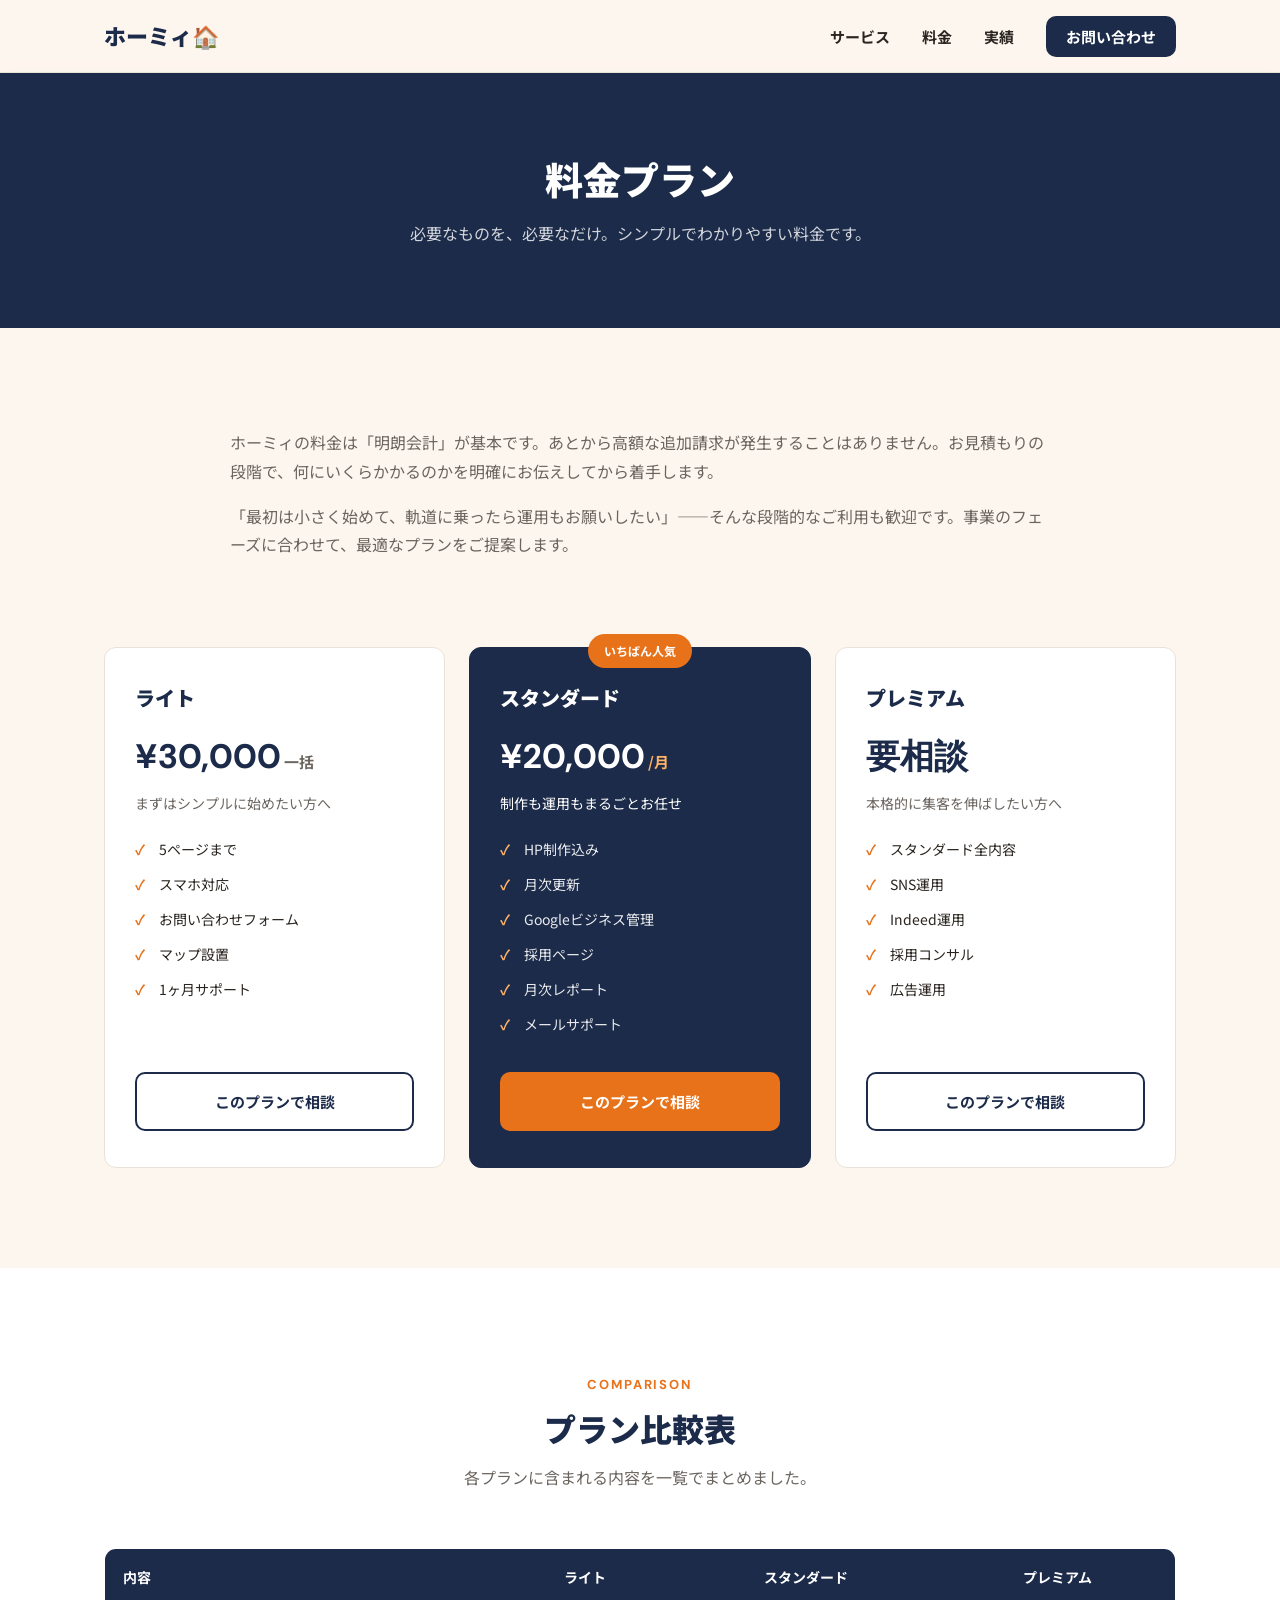
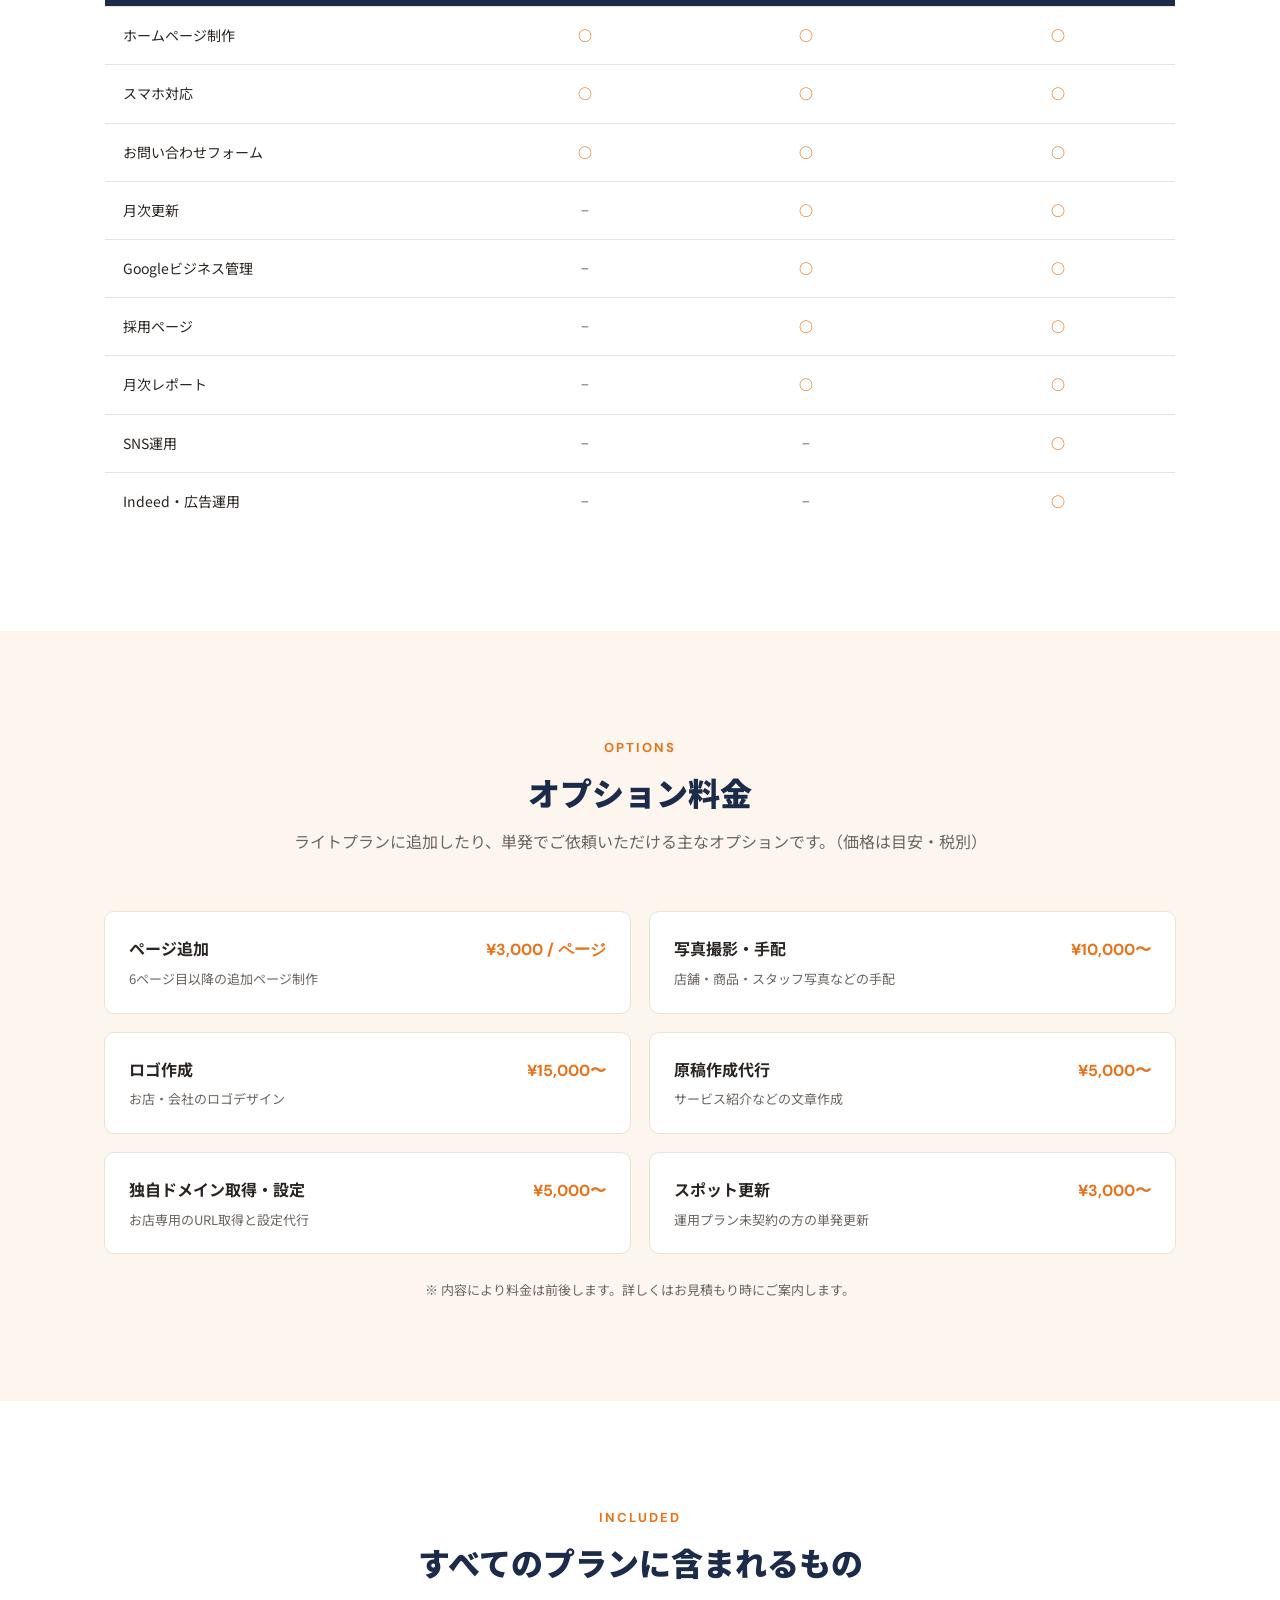
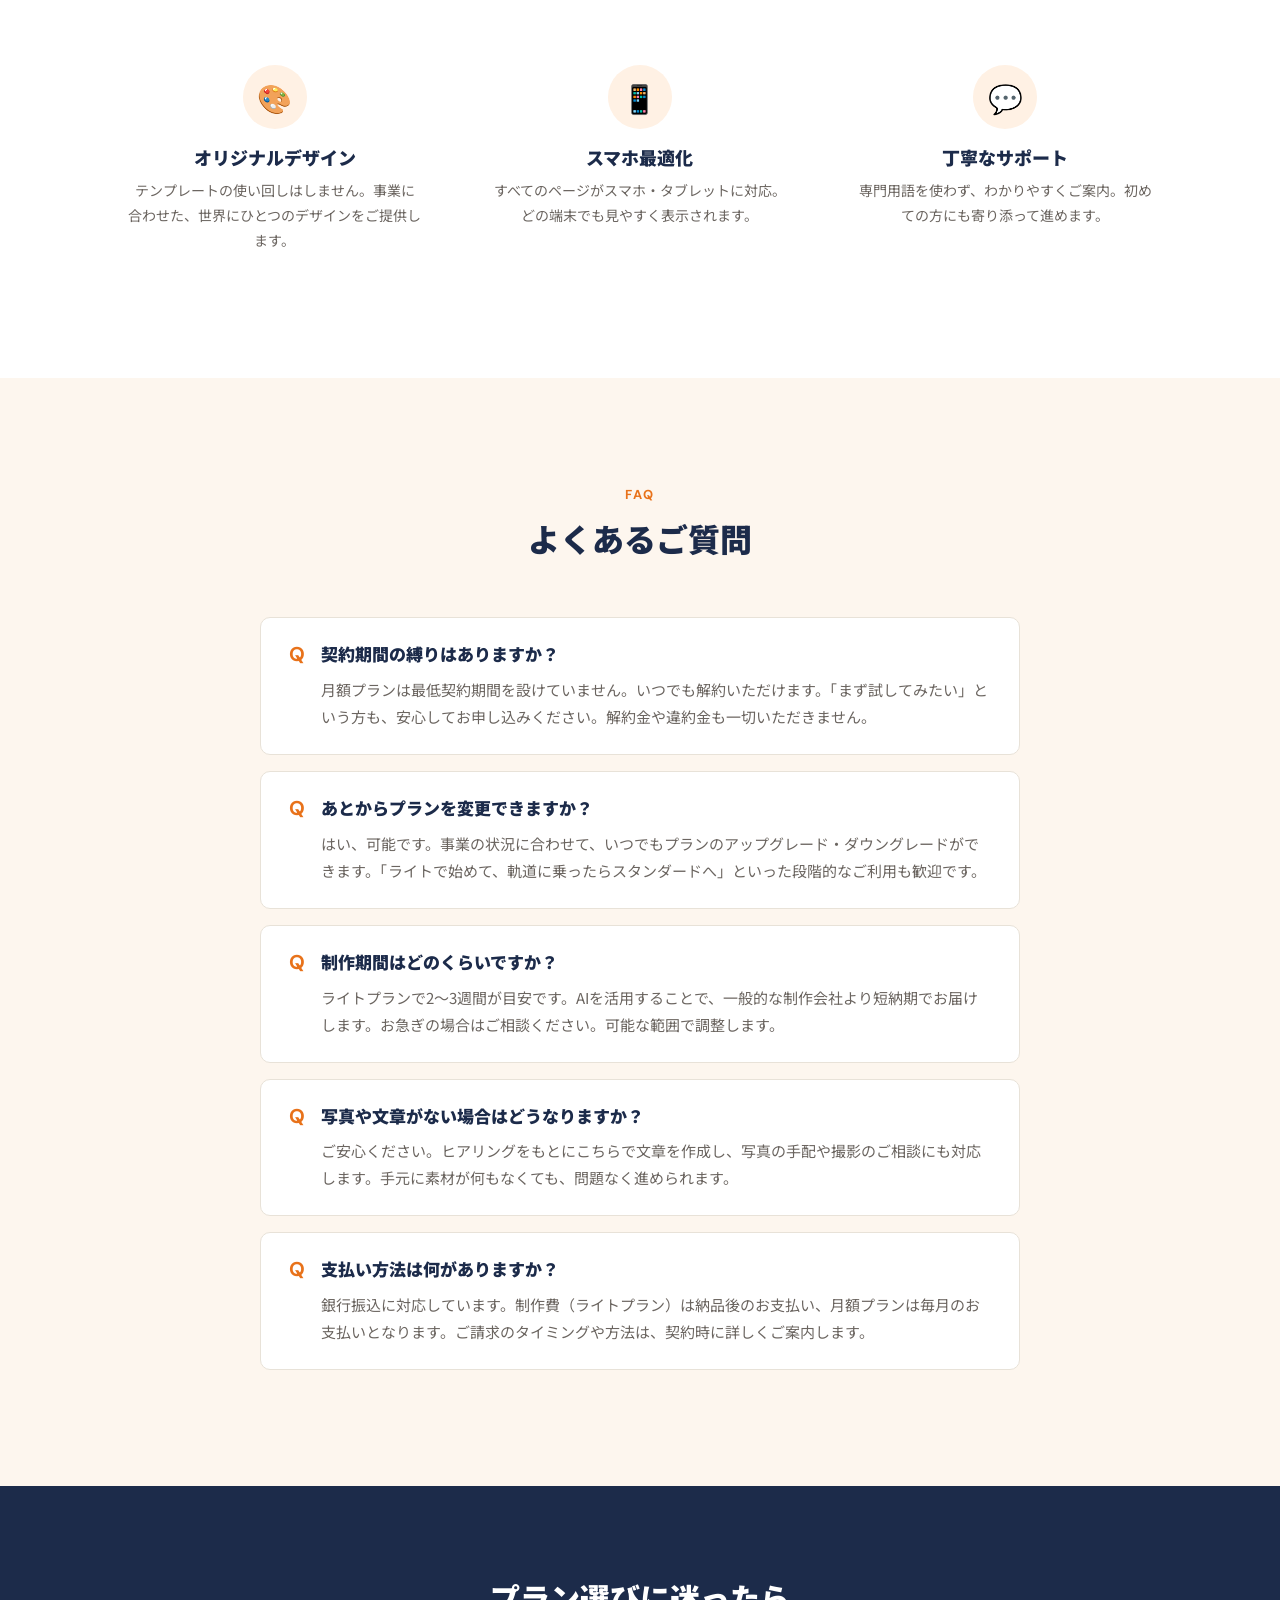
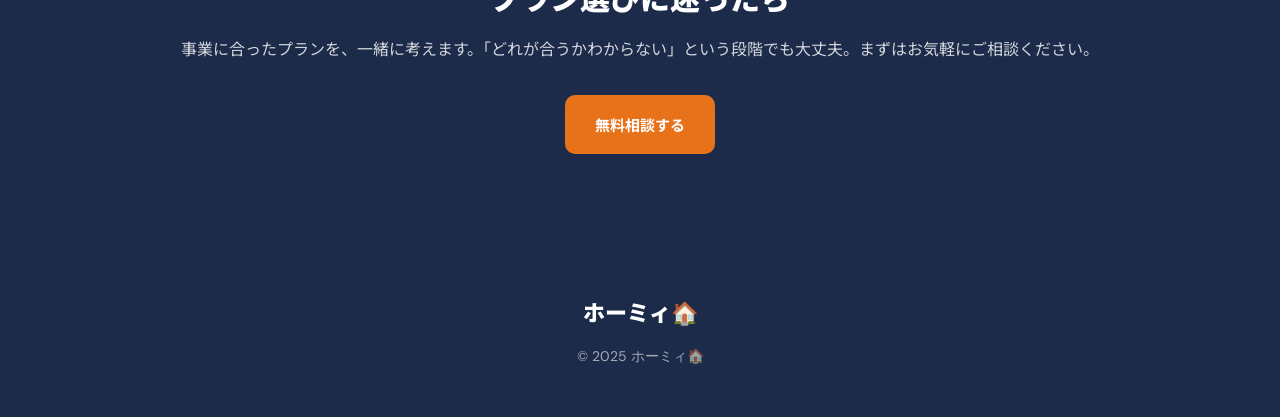
<file: price.html>
<!DOCTYPE html>
<html lang="ja">
<head>
  <meta charset="UTF-8">
  <meta name="viewport" content="width=device-width, initial-scale=1.0">
  <title>料金プラン | ホーミィ🏠</title>
  <meta name="description" content="ホーミィの料金プラン。ライト¥30,000一括、スタンダード月額¥20,000、プレミアムは要相談。オプションやFAQもご案内します。">
  <link rel="stylesheet" href="style.css">
</head>
<body>

  <header class="header">
    <div class="container">
      <nav class="nav">
        <a href="index.html" class="logo">ホーミィ🏠</a>
        <button class="nav-toggle" aria-label="メニュー" onclick="document.getElementById('navMenu').classList.toggle('open')">
          <span></span><span></span><span></span>
        </button>
        <ul class="nav-menu" id="navMenu">
          <li><a href="services.html">サービス</a></li>
          <li><a href="price.html">料金</a></li>
          <li><a href="works.html">実績</a></li>
          <li><a href="contact.html" class="nav-cta">お問い合わせ</a></li>
        </ul>
      </nav>
    </div>
  </header>

  <div class="page-header">
    <div class="container">
      <h1>料金プラン</h1>
      <p>必要なものを、必要なだけ。シンプルでわかりやすい料金です。</p>
    </div>
  </div>

  <main style="margin-top:0">

    <section class="bg-cream" style="padding-bottom:0">
      <div class="container">
        <div class="intro-block">
          <p>ホーミィの料金は「明朗会計」が基本です。あとから高額な追加請求が発生することはありません。お見積もりの段階で、何にいくらかかるのかを明確にお伝えしてから着手します。</p>
          <p>「最初は小さく始めて、軌道に乗ったら運用もお願いしたい」——そんな段階的なご利用も歓迎です。事業のフェーズに合わせて、最適なプランをご提案します。</p>
        </div>
      </div>
    </section>

    <section class="bg-cream" style="padding-top:40px">
      <div class="container">
        <div class="plans">
          <div class="plan">
            <h3>ライト</h3>
            <div class="plan-price">¥30,000<span class="unit"> 一括</span></div>
            <p class="plan-desc">まずはシンプルに始めたい方へ</p>
            <ul>
              <li>5ページまで</li>
              <li>スマホ対応</li>
              <li>お問い合わせフォーム</li>
              <li>マップ設置</li>
              <li>1ヶ月サポート</li>
            </ul>
            <a href="contact.html" class="btn btn-outline">このプランで相談</a>
          </div>

          <div class="plan featured">
            <span class="plan-badge">いちばん人気</span>
            <h3>スタンダード</h3>
            <div class="plan-price">¥20,000<span class="unit"> /月</span></div>
            <p class="plan-desc">制作も運用もまるごとお任せ</p>
            <ul>
              <li>HP制作込み</li>
              <li>月次更新</li>
              <li>Googleビジネス管理</li>
              <li>採用ページ</li>
              <li>月次レポート</li>
              <li>メールサポート</li>
            </ul>
            <a href="contact.html" class="btn btn-orange">このプランで相談</a>
          </div>

          <div class="plan">
            <h3>プレミアム</h3>
            <div class="plan-price">要相談</div>
            <p class="plan-desc">本格的に集客を伸ばしたい方へ</p>
            <ul>
              <li>スタンダード全内容</li>
              <li>SNS運用</li>
              <li>Indeed運用</li>
              <li>採用コンサル</li>
              <li>広告運用</li>
            </ul>
            <a href="contact.html" class="btn btn-outline">このプランで相談</a>
          </div>
        </div>
      </div>
    </section>

    <!-- 比較表 -->
    <section class="bg-white">
      <div class="container">
        <div class="sec-head">
          <span class="eyebrow">Comparison</span>
          <h2>プラン比較表</h2>
          <p>各プランに含まれる内容を一覧でまとめました。</p>
        </div>
        <div class="table-wrap">
          <table class="price-table">
            <thead>
              <tr>
                <th>内容</th>
                <th class="center">ライト</th>
                <th class="center">スタンダード</th>
                <th class="center">プレミアム</th>
              </tr>
            </thead>
            <tbody>
              <tr><td>ホームページ制作</td><td class="center yes">○</td><td class="center yes">○</td><td class="center yes">○</td></tr>
              <tr><td>スマホ対応</td><td class="center yes">○</td><td class="center yes">○</td><td class="center yes">○</td></tr>
              <tr><td>お問い合わせフォーム</td><td class="center yes">○</td><td class="center yes">○</td><td class="center yes">○</td></tr>
              <tr><td>月次更新</td><td class="center no">−</td><td class="center yes">○</td><td class="center yes">○</td></tr>
              <tr><td>Googleビジネス管理</td><td class="center no">−</td><td class="center yes">○</td><td class="center yes">○</td></tr>
              <tr><td>採用ページ</td><td class="center no">−</td><td class="center yes">○</td><td class="center yes">○</td></tr>
              <tr><td>月次レポート</td><td class="center no">−</td><td class="center yes">○</td><td class="center yes">○</td></tr>
              <tr><td>SNS運用</td><td class="center no">−</td><td class="center no">−</td><td class="center yes">○</td></tr>
              <tr><td>Indeed・広告運用</td><td class="center no">−</td><td class="center no">−</td><td class="center yes">○</td></tr>
            </tbody>
          </table>
        </div>
      </div>
    </section>

    <!-- オプション -->
    <section class="bg-cream">
      <div class="container">
        <div class="sec-head">
          <span class="eyebrow">Options</span>
          <h2>オプション料金</h2>
          <p>ライトプランに追加したり、単発でご依頼いただける主なオプションです。（価格は目安・税別）</p>
        </div>
        <div class="options">
          <div class="option">
            <div>
              <div class="opt-name">ページ追加</div>
              <div class="opt-desc">6ページ目以降の追加ページ制作</div>
            </div>
            <div class="opt-price">¥3,000 / ページ</div>
          </div>
          <div class="option">
            <div>
              <div class="opt-name">写真撮影・手配</div>
              <div class="opt-desc">店舗・商品・スタッフ写真などの手配</div>
            </div>
            <div class="opt-price">¥10,000〜</div>
          </div>
          <div class="option">
            <div>
              <div class="opt-name">ロゴ作成</div>
              <div class="opt-desc">お店・会社のロゴデザイン</div>
            </div>
            <div class="opt-price">¥15,000〜</div>
          </div>
          <div class="option">
            <div>
              <div class="opt-name">原稿作成代行</div>
              <div class="opt-desc">サービス紹介などの文章作成</div>
            </div>
            <div class="opt-price">¥5,000〜</div>
          </div>
          <div class="option">
            <div>
              <div class="opt-name">独自ドメイン取得・設定</div>
              <div class="opt-desc">お店専用のURL取得と設定代行</div>
            </div>
            <div class="opt-price">¥5,000〜</div>
          </div>
          <div class="option">
            <div>
              <div class="opt-name">スポット更新</div>
              <div class="opt-desc">運用プラン未契約の方の単発更新</div>
            </div>
            <div class="opt-price">¥3,000〜</div>
          </div>
        </div>
        <p class="note" style="text-align:center;margin-top:24px">※ 内容により料金は前後します。詳しくはお見積もり時にご案内します。</p>
      </div>
    </section>

    <!-- 料金に含まれるもの -->
    <section class="bg-white">
      <div class="container">
        <div class="sec-head">
          <span class="eyebrow">Included</span>
          <h2>すべてのプランに含まれるもの</h2>
        </div>
        <div class="points3">
          <div class="point">
            <div class="p-icon">🎨</div>
            <h3>オリジナルデザイン</h3>
            <p>テンプレートの使い回しはしません。事業に合わせた、世界にひとつのデザインをご提供します。</p>
          </div>
          <div class="point">
            <div class="p-icon">📱</div>
            <h3>スマホ最適化</h3>
            <p>すべてのページがスマホ・タブレットに対応。どの端末でも見やすく表示されます。</p>
          </div>
          <div class="point">
            <div class="p-icon">💬</div>
            <h3>丁寧なサポート</h3>
            <p>専門用語を使わず、わかりやすくご案内。初めての方にも寄り添って進めます。</p>
          </div>
        </div>
      </div>
    </section>

    <!-- FAQ -->
    <section class="bg-cream">
      <div class="container">
        <div class="sec-head">
          <span class="eyebrow">FAQ</span>
          <h2>よくあるご質問</h2>
        </div>
        <div class="faq-list">
          <div class="faq-item">
            <h3>契約期間の縛りはありますか？</h3>
            <p>月額プランは最低契約期間を設けていません。いつでも解約いただけます。「まず試してみたい」という方も、安心してお申し込みください。解約金や違約金も一切いただきません。</p>
          </div>
          <div class="faq-item">
            <h3>あとからプランを変更できますか？</h3>
            <p>はい、可能です。事業の状況に合わせて、いつでもプランのアップグレード・ダウングレードができます。「ライトで始めて、軌道に乗ったらスタンダードへ」といった段階的なご利用も歓迎です。</p>
          </div>
          <div class="faq-item">
            <h3>制作期間はどのくらいですか？</h3>
            <p>ライトプランで2〜3週間が目安です。AIを活用することで、一般的な制作会社より短納期でお届けします。お急ぎの場合はご相談ください。可能な範囲で調整します。</p>
          </div>
          <div class="faq-item">
            <h3>写真や文章がない場合はどうなりますか？</h3>
            <p>ご安心ください。ヒアリングをもとにこちらで文章を作成し、写真の手配や撮影のご相談にも対応します。手元に素材が何もなくても、問題なく進められます。</p>
          </div>
          <div class="faq-item">
            <h3>支払い方法は何がありますか？</h3>
            <p>銀行振込に対応しています。制作費（ライトプラン）は納品後のお支払い、月額プランは毎月のお支払いとなります。ご請求のタイミングや方法は、契約時に詳しくご案内します。</p>
          </div>
        </div>
      </div>
    </section>

    <section class="cta">
      <div class="container">
        <h2>プラン選びに迷ったら</h2>
        <p>事業に合ったプランを、一緒に考えます。「どれが合うかわからない」という段階でも大丈夫。まずはお気軽にご相談ください。</p>
        <a href="contact.html" class="btn btn-orange">無料相談する</a>
      </div>
    </section>
  </main>

  <footer class="footer">
    <div class="container">
      <a href="index.html" class="logo">ホーミィ🏠</a>
      <p class="copy">© 2025 ホーミィ🏠</p>
    </div>
  </footer>

</body>
</html>
</file>
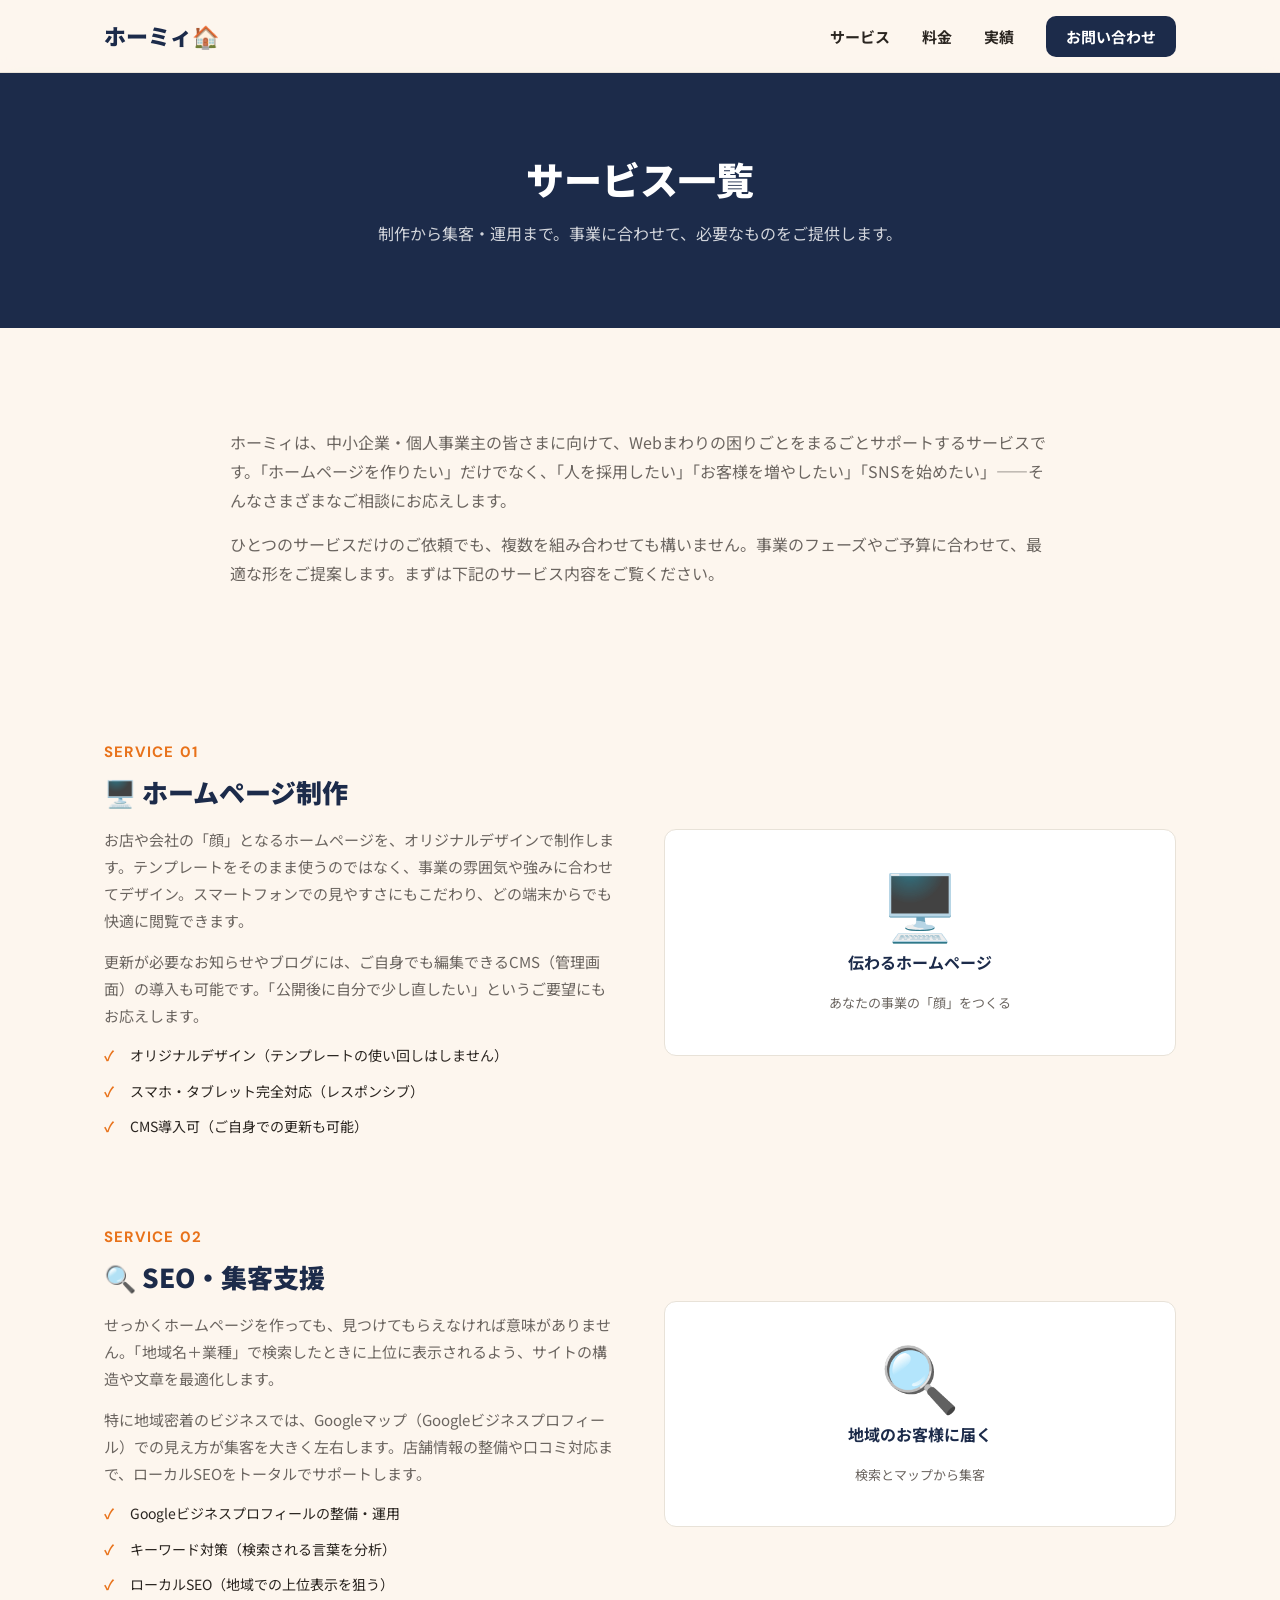
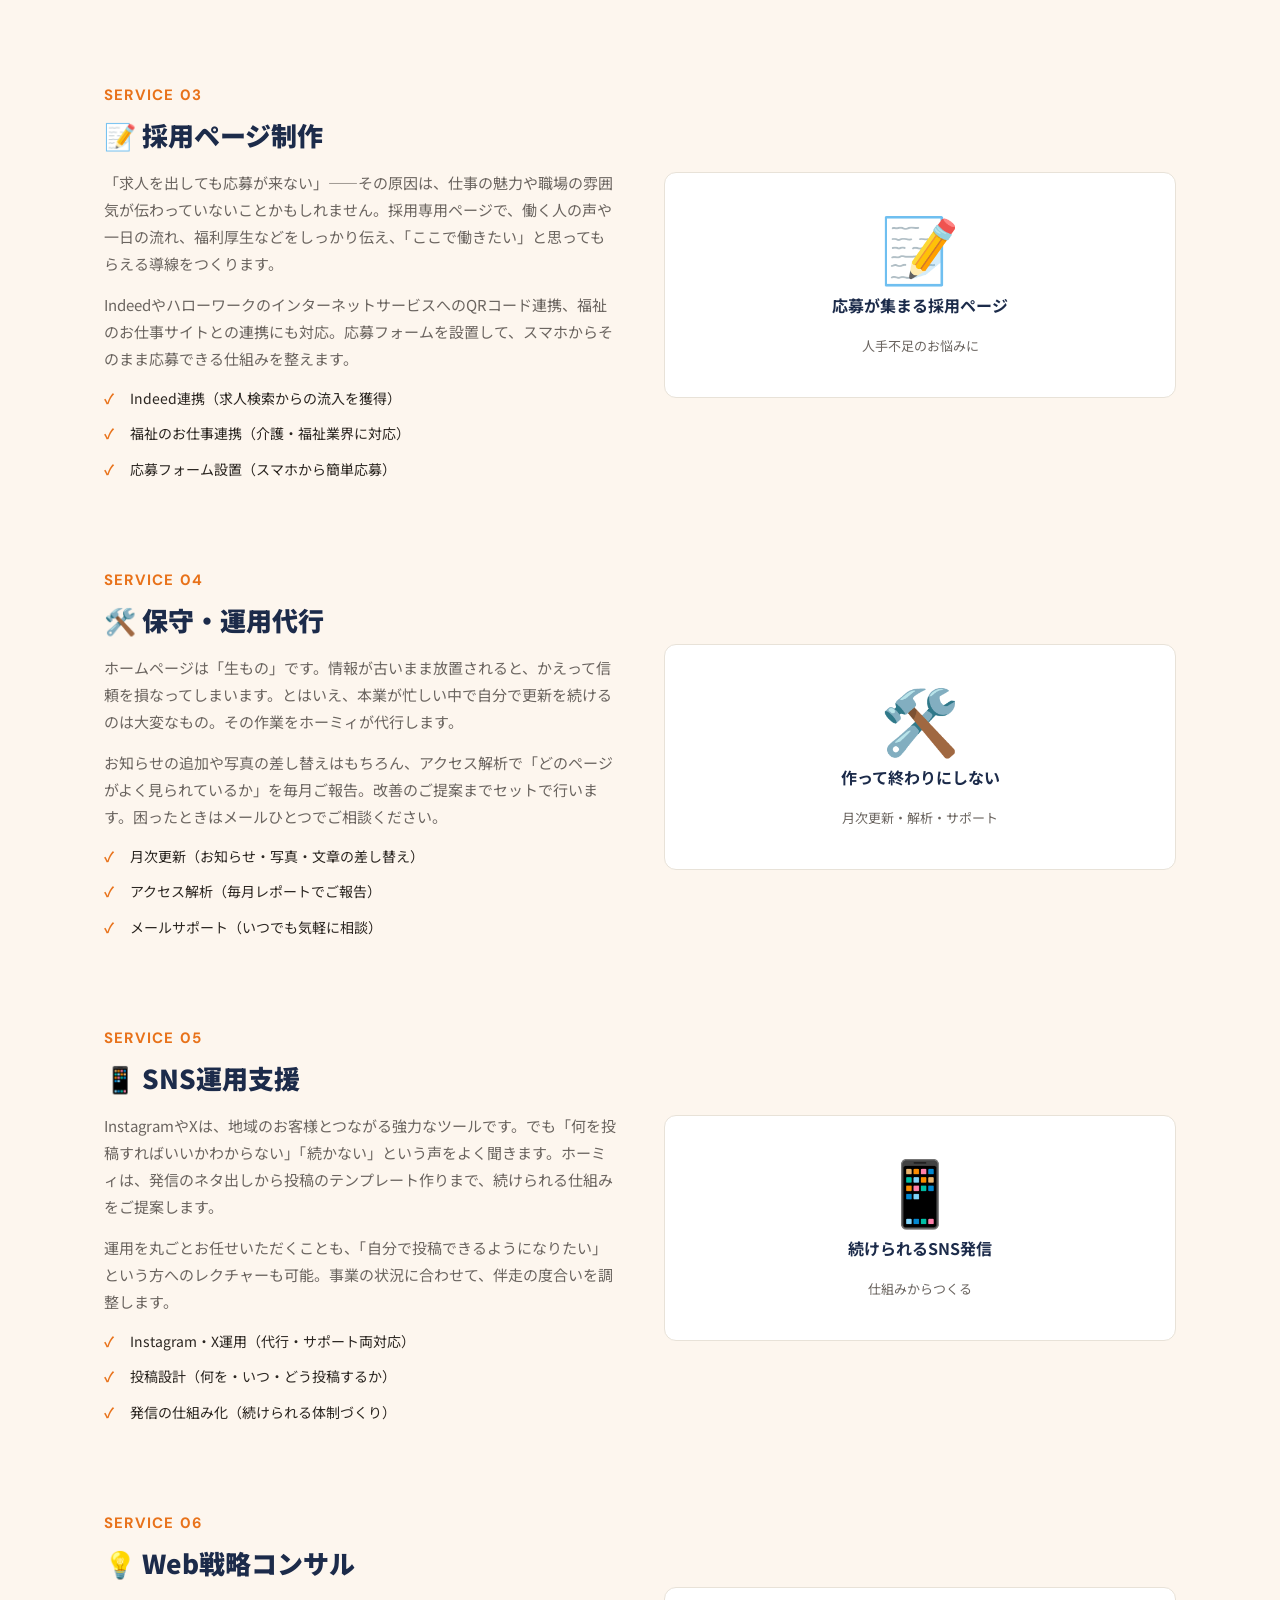
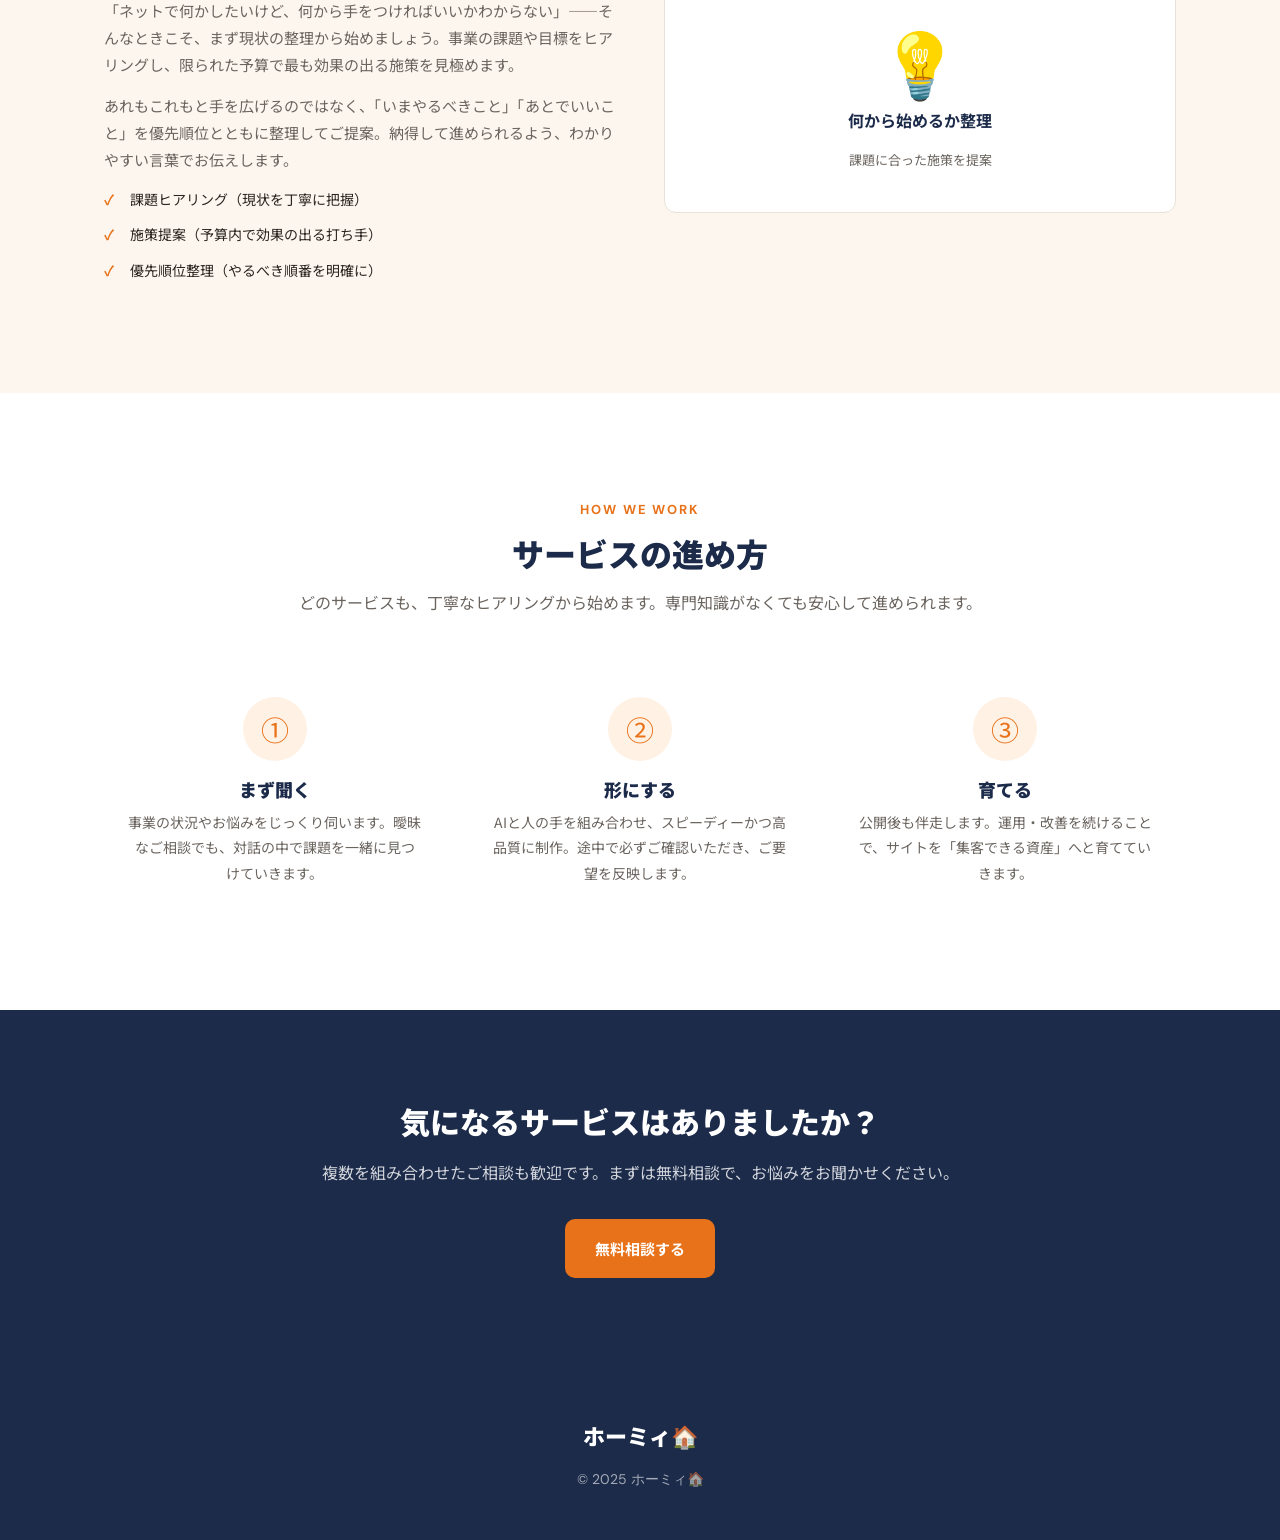
<file: services.html>
<!DOCTYPE html>
<html lang="ja">
<head>
  <meta charset="UTF-8">
  <meta name="viewport" content="width=device-width, initial-scale=1.0">
  <title>サービス一覧 | ホーミィ🏠</title>
  <meta name="description" content="ホームページ制作・SEO集客・採用ページ・保守運用・SNS運用・Web戦略コンサル。ホーミィのサービス一覧です。">
  <link rel="stylesheet" href="style.css">
</head>
<body>

  <header class="header">
    <div class="container">
      <nav class="nav">
        <a href="index.html" class="logo">ホーミィ🏠</a>
        <button class="nav-toggle" aria-label="メニュー" onclick="document.getElementById('navMenu').classList.toggle('open')">
          <span></span><span></span><span></span>
        </button>
        <ul class="nav-menu" id="navMenu">
          <li><a href="services.html">サービス</a></li>
          <li><a href="price.html">料金</a></li>
          <li><a href="works.html">実績</a></li>
          <li><a href="contact.html" class="nav-cta">お問い合わせ</a></li>
        </ul>
      </nav>
    </div>
  </header>

  <div class="page-header">
    <div class="container">
      <h1>サービス一覧</h1>
      <p>制作から集客・運用まで。事業に合わせて、必要なものをご提供します。</p>
    </div>
  </div>

  <main style="margin-top:0">

    <!-- イントロ -->
    <section class="bg-cream" style="padding-bottom:0">
      <div class="container">
        <div class="intro-block">
          <p>ホーミィは、中小企業・個人事業主の皆さまに向けて、Webまわりの困りごとをまるごとサポートするサービスです。「ホームページを作りたい」だけでなく、「人を採用したい」「お客様を増やしたい」「SNSを始めたい」——そんなさまざまなご相談にお応えします。</p>
          <p>ひとつのサービスだけのご依頼でも、複数を組み合わせても構いません。事業のフェーズやご予算に合わせて、最適な形をご提案します。まずは下記のサービス内容をご覧ください。</p>
        </div>
      </div>
    </section>

    <!-- サービス詳細 交互レイアウト -->
    <section class="bg-cream">
      <div class="container">

        <div class="feature-row">
          <div class="feature-text">
            <span class="feature-num">SERVICE 01</span>
            <h3>🖥️ ホームページ制作</h3>
            <p>お店や会社の「顔」となるホームページを、オリジナルデザインで制作します。テンプレートをそのまま使うのではなく、事業の雰囲気や強みに合わせてデザイン。スマートフォンでの見やすさにもこだわり、どの端末からでも快適に閲覧できます。</p>
            <p>更新が必要なお知らせやブログには、ご自身でも編集できるCMS（管理画面）の導入も可能です。「公開後に自分で少し直したい」というご要望にもお応えします。</p>
            <ul>
              <li>オリジナルデザイン（テンプレートの使い回しはしません）</li>
              <li>スマホ・タブレット完全対応（レスポンシブ）</li>
              <li>CMS導入可（ご自身での更新も可能）</li>
            </ul>
          </div>
          <div class="feature-art">
            <div class="big-icon">🖥️</div>
            <div class="art-label">伝わるホームページ</div>
            <div class="art-sub">あなたの事業の「顔」をつくる</div>
          </div>
        </div>

        <div class="feature-row reverse">
          <div class="feature-art">
            <div class="big-icon">🔍</div>
            <div class="art-label">地域のお客様に届く</div>
            <div class="art-sub">検索とマップから集客</div>
          </div>
          <div class="feature-text">
            <span class="feature-num">SERVICE 02</span>
            <h3>🔍 SEO・集客支援</h3>
            <p>せっかくホームページを作っても、見つけてもらえなければ意味がありません。「地域名＋業種」で検索したときに上位に表示されるよう、サイトの構造や文章を最適化します。</p>
            <p>特に地域密着のビジネスでは、Googleマップ（Googleビジネスプロフィール）での見え方が集客を大きく左右します。店舗情報の整備や口コミ対応まで、ローカルSEOをトータルでサポートします。</p>
            <ul>
              <li>Googleビジネスプロフィールの整備・運用</li>
              <li>キーワード対策（検索される言葉を分析）</li>
              <li>ローカルSEO（地域での上位表示を狙う）</li>
            </ul>
          </div>
        </div>

        <div class="feature-row">
          <div class="feature-text">
            <span class="feature-num">SERVICE 03</span>
            <h3>📝 採用ページ制作</h3>
            <p>「求人を出しても応募が来ない」——その原因は、仕事の魅力や職場の雰囲気が伝わっていないことかもしれません。採用専用ページで、働く人の声や一日の流れ、福利厚生などをしっかり伝え、「ここで働きたい」と思ってもらえる導線をつくります。</p>
            <p>IndeedやハローワークのインターネットサービスへのQRコード連携、福祉のお仕事サイトとの連携にも対応。応募フォームを設置して、スマホからそのまま応募できる仕組みを整えます。</p>
            <ul>
              <li>Indeed連携（求人検索からの流入を獲得）</li>
              <li>福祉のお仕事連携（介護・福祉業界に対応）</li>
              <li>応募フォーム設置（スマホから簡単応募）</li>
            </ul>
          </div>
          <div class="feature-art">
            <div class="big-icon">📝</div>
            <div class="art-label">応募が集まる採用ページ</div>
            <div class="art-sub">人手不足のお悩みに</div>
          </div>
        </div>

        <div class="feature-row reverse">
          <div class="feature-art">
            <div class="big-icon">🛠️</div>
            <div class="art-label">作って終わりにしない</div>
            <div class="art-sub">月次更新・解析・サポート</div>
          </div>
          <div class="feature-text">
            <span class="feature-num">SERVICE 04</span>
            <h3>🛠️ 保守・運用代行</h3>
            <p>ホームページは「生もの」です。情報が古いまま放置されると、かえって信頼を損なってしまいます。とはいえ、本業が忙しい中で自分で更新を続けるのは大変なもの。その作業をホーミィが代行します。</p>
            <p>お知らせの追加や写真の差し替えはもちろん、アクセス解析で「どのページがよく見られているか」を毎月ご報告。改善のご提案までセットで行います。困ったときはメールひとつでご相談ください。</p>
            <ul>
              <li>月次更新（お知らせ・写真・文章の差し替え）</li>
              <li>アクセス解析（毎月レポートでご報告）</li>
              <li>メールサポート（いつでも気軽に相談）</li>
            </ul>
          </div>
        </div>

        <div class="feature-row">
          <div class="feature-text">
            <span class="feature-num">SERVICE 05</span>
            <h3>📱 SNS運用支援</h3>
            <p>InstagramやXは、地域のお客様とつながる強力なツールです。でも「何を投稿すればいいかわからない」「続かない」という声をよく聞きます。ホーミィは、発信のネタ出しから投稿のテンプレート作りまで、続けられる仕組みをご提案します。</p>
            <p>運用を丸ごとお任せいただくことも、「自分で投稿できるようになりたい」という方へのレクチャーも可能。事業の状況に合わせて、伴走の度合いを調整します。</p>
            <ul>
              <li>Instagram・X運用（代行・サポート両対応）</li>
              <li>投稿設計（何を・いつ・どう投稿するか）</li>
              <li>発信の仕組み化（続けられる体制づくり）</li>
            </ul>
          </div>
          <div class="feature-art">
            <div class="big-icon">📱</div>
            <div class="art-label">続けられるSNS発信</div>
            <div class="art-sub">仕組みからつくる</div>
          </div>
        </div>

        <div class="feature-row reverse">
          <div class="feature-art">
            <div class="big-icon">💡</div>
            <div class="art-label">何から始めるか整理</div>
            <div class="art-sub">課題に合った施策を提案</div>
          </div>
          <div class="feature-text">
            <span class="feature-num">SERVICE 06</span>
            <h3>💡 Web戦略コンサル</h3>
            <p>「ネットで何かしたいけど、何から手をつければいいかわからない」——そんなときこそ、まず現状の整理から始めましょう。事業の課題や目標をヒアリングし、限られた予算で最も効果の出る施策を見極めます。</p>
            <p>あれもこれもと手を広げるのではなく、「いまやるべきこと」「あとでいいこと」を優先順位とともに整理してご提案。納得して進められるよう、わかりやすい言葉でお伝えします。</p>
            <ul>
              <li>課題ヒアリング（現状を丁寧に把握）</li>
              <li>施策提案（予算内で効果の出る打ち手）</li>
              <li>優先順位整理（やるべき順番を明確に）</li>
            </ul>
          </div>
        </div>

      </div>
    </section>

    <!-- 進め方 -->
    <section class="bg-white">
      <div class="container">
        <div class="sec-head">
          <span class="eyebrow">How we work</span>
          <h2>サービスの進め方</h2>
          <p>どのサービスも、丁寧なヒアリングから始めます。専門知識がなくても安心して進められます。</p>
        </div>
        <div class="points3">
          <div class="point">
            <div class="p-icon">①</div>
            <h3>まず聞く</h3>
            <p>事業の状況やお悩みをじっくり伺います。曖昧なご相談でも、対話の中で課題を一緒に見つけていきます。</p>
          </div>
          <div class="point">
            <div class="p-icon">②</div>
            <h3>形にする</h3>
            <p>AIと人の手を組み合わせ、スピーディーかつ高品質に制作。途中で必ずご確認いただき、ご要望を反映します。</p>
          </div>
          <div class="point">
            <div class="p-icon">③</div>
            <h3>育てる</h3>
            <p>公開後も伴走します。運用・改善を続けることで、サイトを「集客できる資産」へと育てていきます。</p>
          </div>
        </div>
      </div>
    </section>

    <section class="cta">
      <div class="container">
        <h2>気になるサービスはありましたか？</h2>
        <p>複数を組み合わせたご相談も歓迎です。まずは無料相談で、お悩みをお聞かせください。</p>
        <a href="contact.html" class="btn btn-orange">無料相談する</a>
      </div>
    </section>
  </main>

  <footer class="footer">
    <div class="container">
      <a href="index.html" class="logo">ホーミィ🏠</a>
      <p class="copy">© 2025 ホーミィ🏠</p>
    </div>
  </footer>

</body>
</html>
</file>
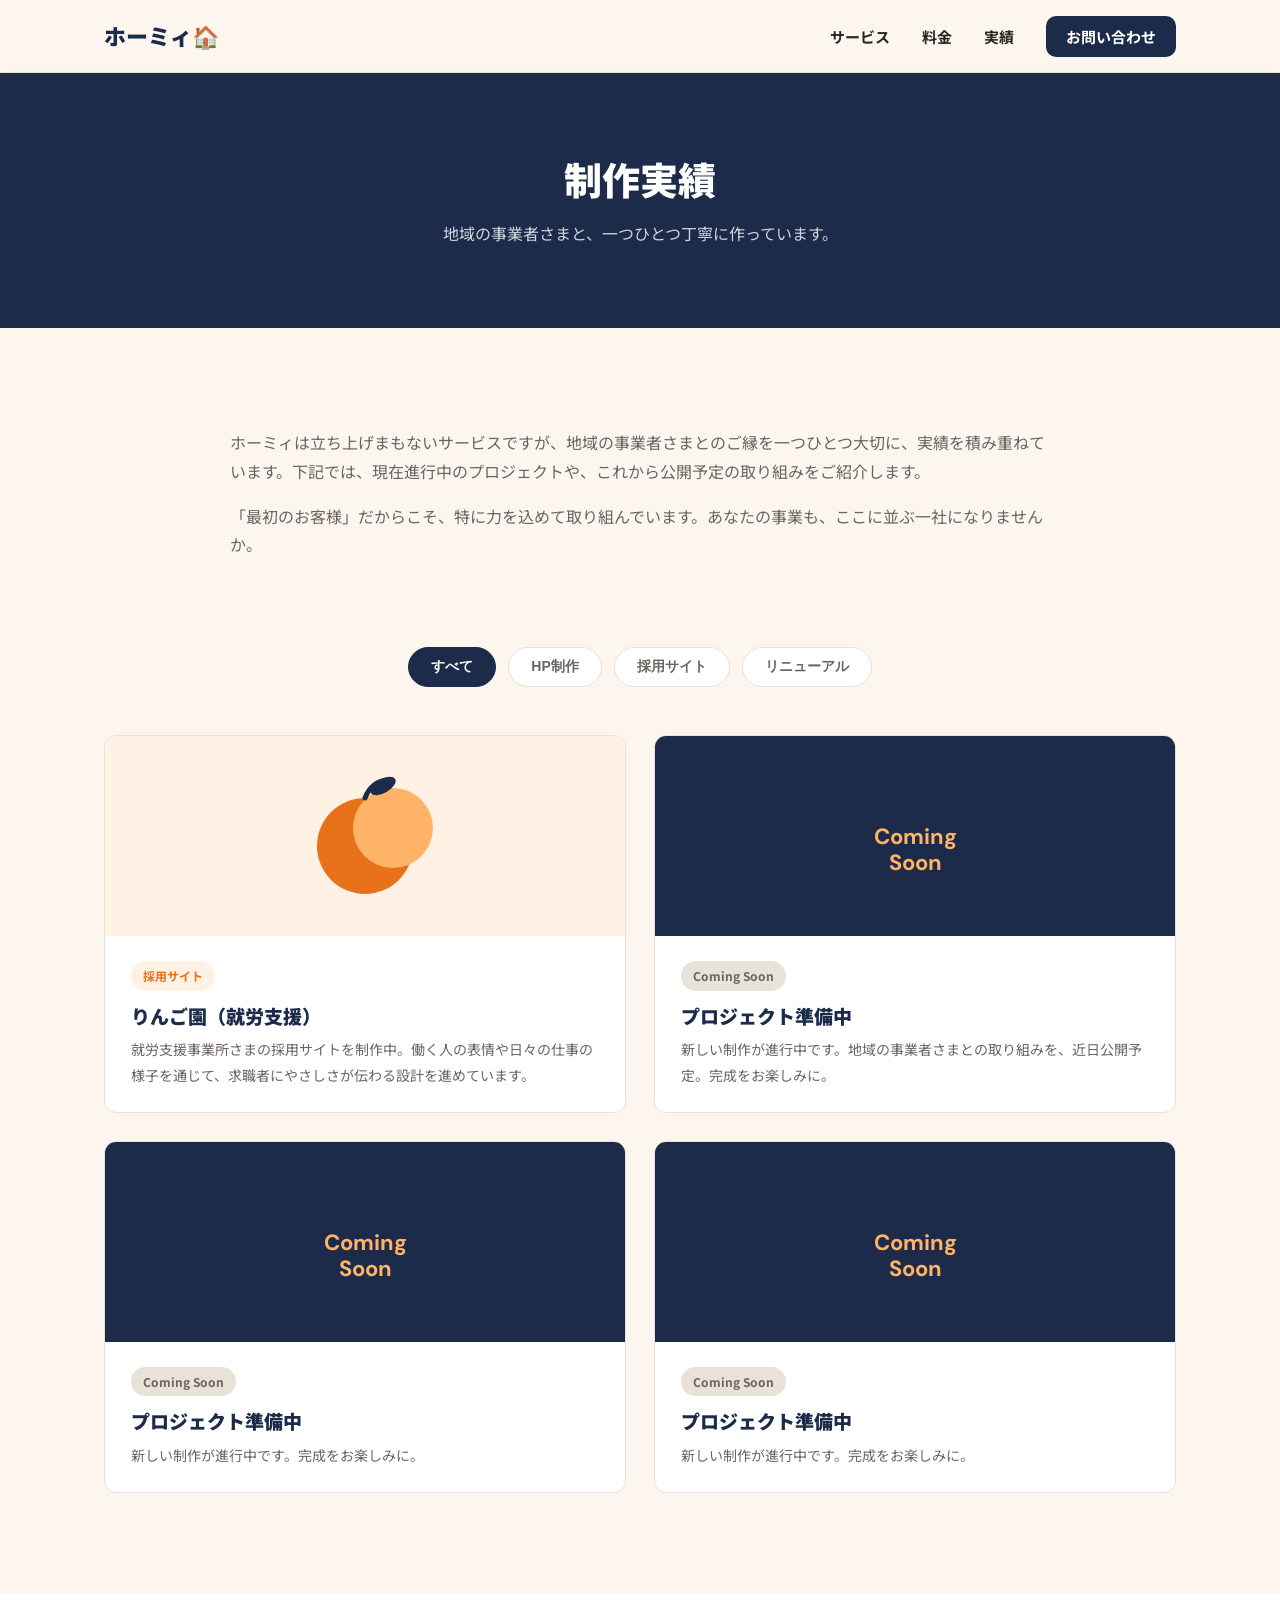
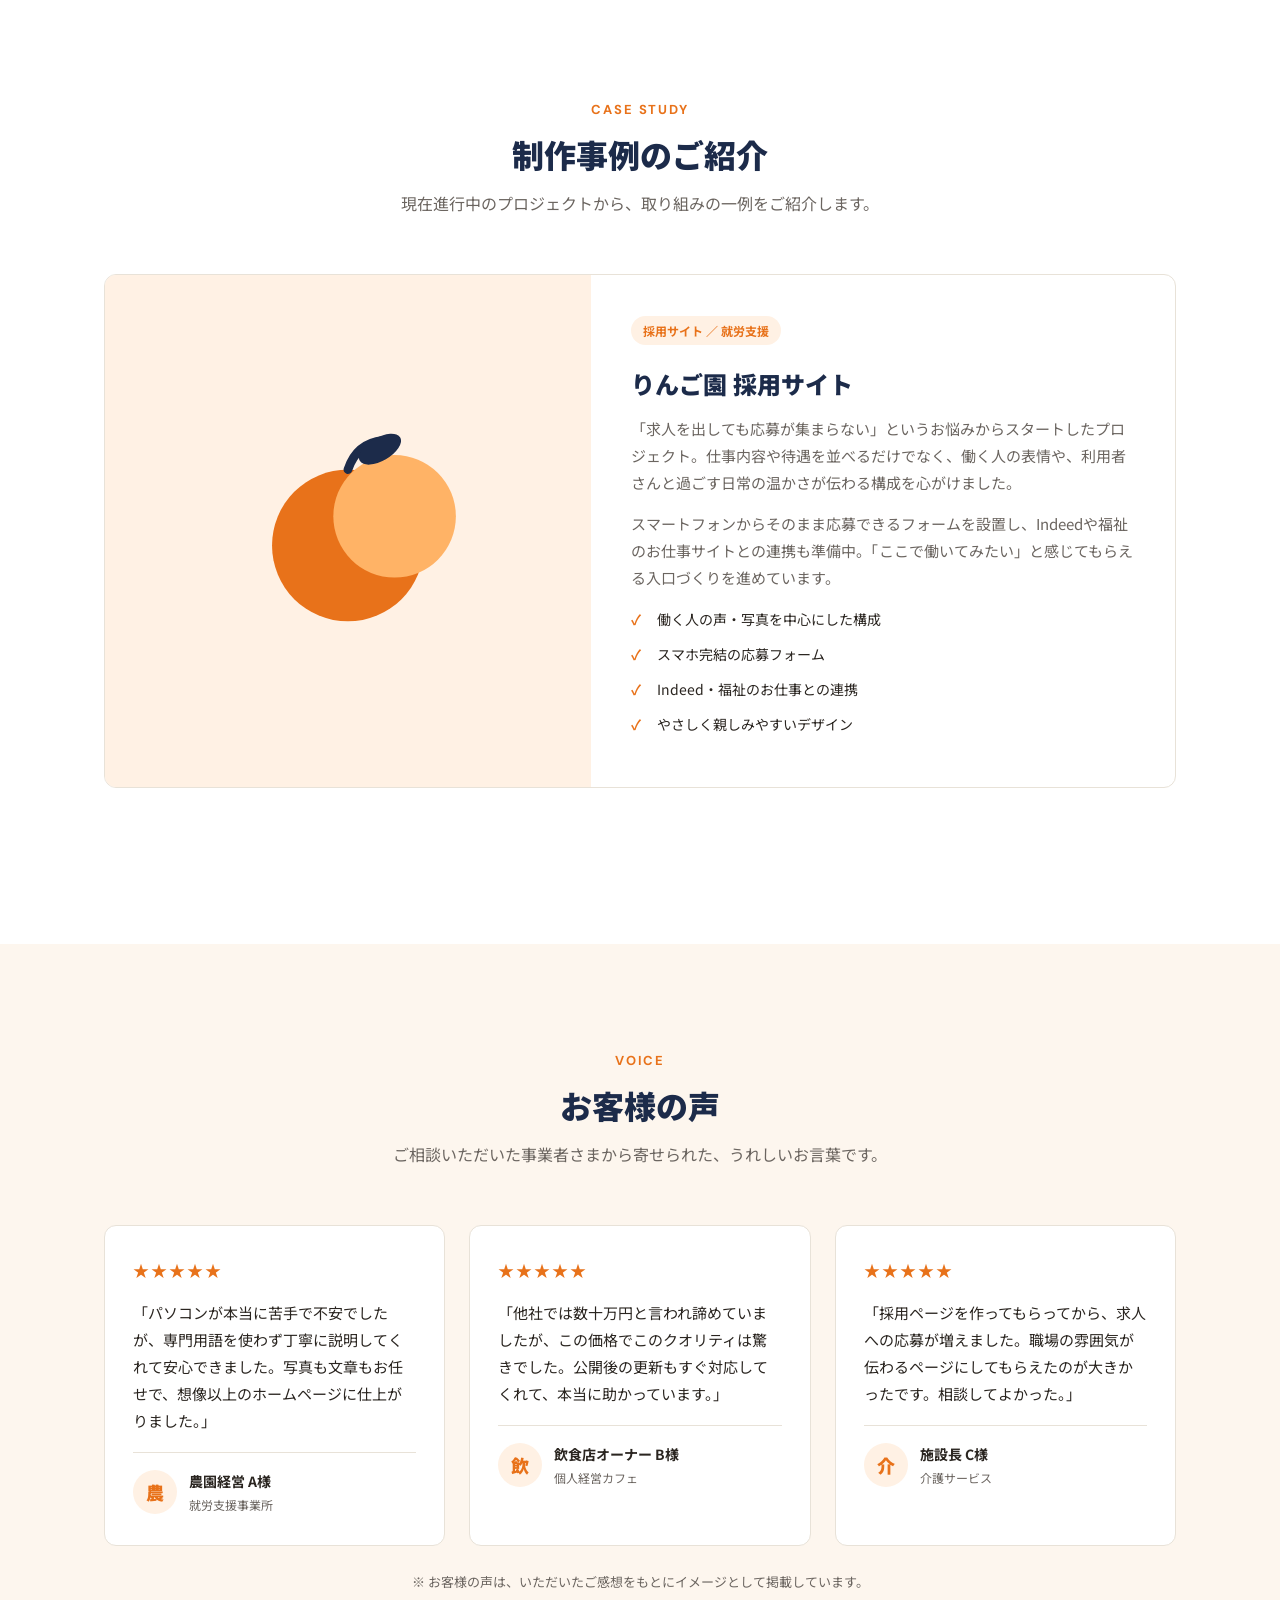
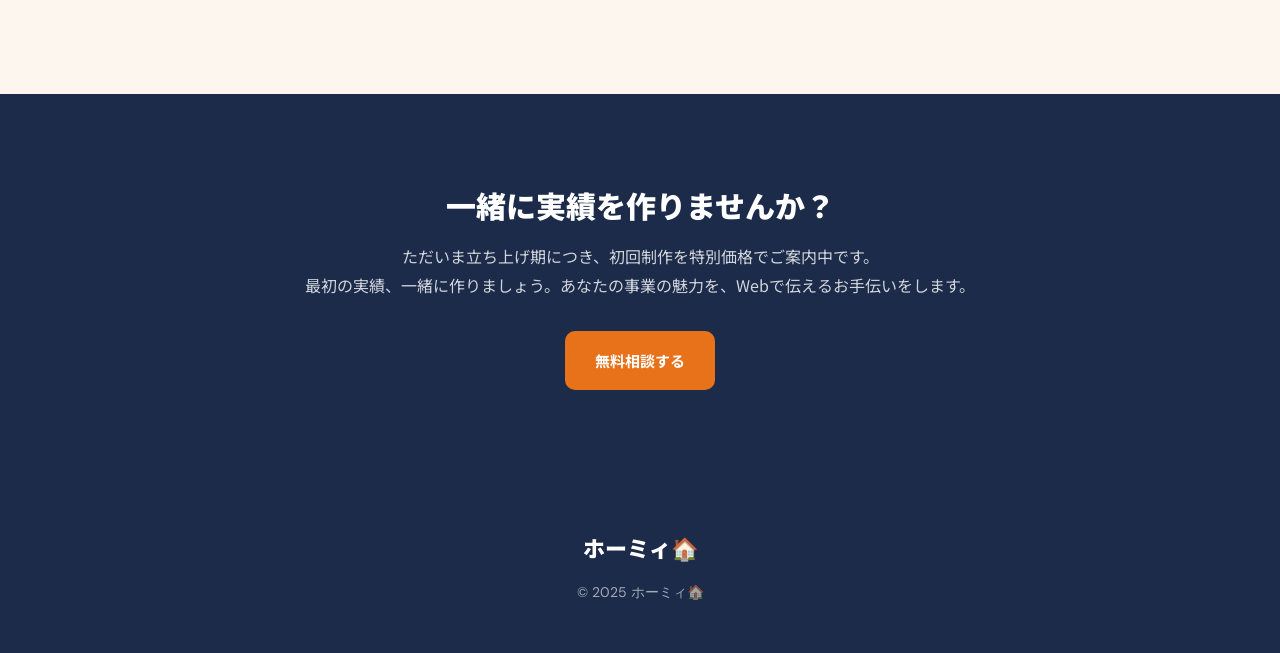
<file: works.html>
<!DOCTYPE html>
<html lang="ja">
<head>
  <meta charset="UTF-8">
  <meta name="viewport" content="width=device-width, initial-scale=1.0">
  <title>制作実績 | ホーミィ🏠</title>
  <meta name="description" content="ホーミィの制作実績。地域の事業者さまと一緒に作っています。ケーススタディやお客様の声もご紹介します。">
  <link rel="stylesheet" href="style.css">
</head>
<body>

  <header class="header">
    <div class="container">
      <nav class="nav">
        <a href="index.html" class="logo">ホーミィ🏠</a>
        <button class="nav-toggle" aria-label="メニュー" onclick="document.getElementById('navMenu').classList.toggle('open')">
          <span></span><span></span><span></span>
        </button>
        <ul class="nav-menu" id="navMenu">
          <li><a href="services.html">サービス</a></li>
          <li><a href="price.html">料金</a></li>
          <li><a href="works.html">実績</a></li>
          <li><a href="contact.html" class="nav-cta">お問い合わせ</a></li>
        </ul>
      </nav>
    </div>
  </header>

  <div class="page-header">
    <div class="container">
      <h1>制作実績</h1>
      <p>地域の事業者さまと、一つひとつ丁寧に作っています。</p>
    </div>
  </div>

  <main style="margin-top:0">

    <section class="bg-cream" style="padding-bottom:0">
      <div class="container">
        <div class="intro-block">
          <p>ホーミィは立ち上げまもないサービスですが、地域の事業者さまとのご縁を一つひとつ大切に、実績を積み重ねています。下記では、現在進行中のプロジェクトや、これから公開予定の取り組みをご紹介します。</p>
          <p>「最初のお客様」だからこそ、特に力を込めて取り組んでいます。あなたの事業も、ここに並ぶ一社になりませんか。</p>
        </div>
      </div>
    </section>

    <!-- フィルター + グリッド -->
    <section class="bg-cream" style="padding-top:40px">
      <div class="container">

        <div class="filters">
          <button class="filter-btn active">すべて</button>
          <button class="filter-btn">HP制作</button>
          <button class="filter-btn">採用サイト</button>
          <button class="filter-btn">リニューアル</button>
        </div>

        <div class="works-grid">

          <div class="work-card">
            <div class="work-thumb" style="background:#FFF1E4">
              <svg viewBox="0 0 200 200" xmlns="http://www.w3.org/2000/svg" aria-hidden="true">
                <circle cx="100" cy="110" r="48" fill="#E8721A"/>
                <circle cx="128" cy="92" r="40" fill="#FFB366"/>
                <path d="M100 62 q6 -16 22 -18" fill="none" stroke="#1C2B4A" stroke-width="5" stroke-linecap="round"/>
                <ellipse cx="118" cy="50" rx="14" ry="7" fill="#1C2B4A" transform="rotate(-30 118 50)"/>
              </svg>
            </div>
            <div class="work-body">
              <span class="work-tag">採用サイト</span>
              <h3>りんご園（就労支援）</h3>
              <p>就労支援事業所さまの採用サイトを制作中。働く人の表情や日々の仕事の様子を通じて、求職者にやさしさが伝わる設計を進めています。</p>
            </div>
          </div>

          <div class="work-card">
            <div class="work-thumb" style="background:#1C2B4A">
              <svg viewBox="0 0 200 200" xmlns="http://www.w3.org/2000/svg" aria-hidden="true">
                <text x="100" y="108" text-anchor="middle" fill="#FFB366" font-family="DM Sans, sans-serif" font-size="22" font-weight="700">Coming</text>
                <text x="100" y="134" text-anchor="middle" fill="#FFB366" font-family="DM Sans, sans-serif" font-size="22" font-weight="700">Soon</text>
              </svg>
            </div>
            <div class="work-body">
              <span class="work-tag muted">Coming Soon</span>
              <h3>プロジェクト準備中</h3>
              <p>新しい制作が進行中です。地域の事業者さまとの取り組みを、近日公開予定。完成をお楽しみに。</p>
            </div>
          </div>

          <div class="work-card">
            <div class="work-thumb" style="background:#1C2B4A">
              <svg viewBox="0 0 200 200" xmlns="http://www.w3.org/2000/svg" aria-hidden="true">
                <text x="100" y="108" text-anchor="middle" fill="#FFB366" font-family="DM Sans, sans-serif" font-size="22" font-weight="700">Coming</text>
                <text x="100" y="134" text-anchor="middle" fill="#FFB366" font-family="DM Sans, sans-serif" font-size="22" font-weight="700">Soon</text>
              </svg>
            </div>
            <div class="work-body">
              <span class="work-tag muted">Coming Soon</span>
              <h3>プロジェクト準備中</h3>
              <p>新しい制作が進行中です。完成をお楽しみに。</p>
            </div>
          </div>

          <div class="work-card">
            <div class="work-thumb" style="background:#1C2B4A">
              <svg viewBox="0 0 200 200" xmlns="http://www.w3.org/2000/svg" aria-hidden="true">
                <text x="100" y="108" text-anchor="middle" fill="#FFB366" font-family="DM Sans, sans-serif" font-size="22" font-weight="700">Coming</text>
                <text x="100" y="134" text-anchor="middle" fill="#FFB366" font-family="DM Sans, sans-serif" font-size="22" font-weight="700">Soon</text>
              </svg>
            </div>
            <div class="work-body">
              <span class="work-tag muted">Coming Soon</span>
              <h3>プロジェクト準備中</h3>
              <p>新しい制作が進行中です。完成をお楽しみに。</p>
            </div>
          </div>

        </div>
      </div>
    </section>

    <!-- ケーススタディ -->
    <section class="bg-white">
      <div class="container">
        <div class="sec-head">
          <span class="eyebrow">Case Study</span>
          <h2>制作事例のご紹介</h2>
          <p>現在進行中のプロジェクトから、取り組みの一例をご紹介します。</p>
        </div>
        <div class="case">
          <div class="case-thumb" style="background:#FFF1E4">
            <svg viewBox="0 0 200 200" xmlns="http://www.w3.org/2000/svg" aria-hidden="true" style="width:60%;height:auto">
              <circle cx="100" cy="110" r="52" fill="#E8721A"/>
              <circle cx="132" cy="90" r="42" fill="#FFB366"/>
              <path d="M100 58 q6 -18 24 -20" fill="none" stroke="#1C2B4A" stroke-width="6" stroke-linecap="round"/>
              <ellipse cx="122" cy="44" rx="16" ry="8" fill="#1C2B4A" transform="rotate(-30 122 44)"/>
            </svg>
          </div>
          <div class="case-body">
            <span class="work-tag">採用サイト ／ 就労支援</span>
            <h3>りんご園 採用サイト</h3>
            <p>「求人を出しても応募が集まらない」というお悩みからスタートしたプロジェクト。仕事内容や待遇を並べるだけでなく、働く人の表情や、利用者さんと過ごす日常の温かさが伝わる構成を心がけました。</p>
            <p>スマートフォンからそのまま応募できるフォームを設置し、Indeedや福祉のお仕事サイトとの連携も準備中。「ここで働いてみたい」と感じてもらえる入口づくりを進めています。</p>
            <ul class="case-points">
              <li>働く人の声・写真を中心にした構成</li>
              <li>スマホ完結の応募フォーム</li>
              <li>Indeed・福祉のお仕事との連携</li>
              <li>やさしく親しみやすいデザイン</li>
            </ul>
          </div>
        </div>
      </div>
    </section>

    <!-- お客様の声 -->
    <section class="bg-cream">
      <div class="container">
        <div class="sec-head">
          <span class="eyebrow">Voice</span>
          <h2>お客様の声</h2>
          <p>ご相談いただいた事業者さまから寄せられた、うれしいお言葉です。</p>
        </div>
        <div class="voices">
          <div class="voice">
            <div class="stars">★★★★★</div>
            <p>「パソコンが本当に苦手で不安でしたが、専門用語を使わず丁寧に説明してくれて安心できました。写真も文章もお任せで、想像以上のホームページに仕上がりました。」</p>
            <div class="who">
              <div class="avatar">農</div>
              <div>
                <div class="name">農園経営 A様</div>
                <div class="role">就労支援事業所</div>
              </div>
            </div>
          </div>
          <div class="voice">
            <div class="stars">★★★★★</div>
            <p>「他社では数十万円と言われ諦めていましたが、この価格でこのクオリティは驚きでした。公開後の更新もすぐ対応してくれて、本当に助かっています。」</p>
            <div class="who">
              <div class="avatar">飲</div>
              <div>
                <div class="name">飲食店オーナー B様</div>
                <div class="role">個人経営カフェ</div>
              </div>
            </div>
          </div>
          <div class="voice">
            <div class="stars">★★★★★</div>
            <p>「採用ページを作ってもらってから、求人への応募が増えました。職場の雰囲気が伝わるページにしてもらえたのが大きかったです。相談してよかった。」</p>
            <div class="who">
              <div class="avatar">介</div>
              <div>
                <div class="name">施設長 C様</div>
                <div class="role">介護サービス</div>
              </div>
            </div>
          </div>
        </div>
        <p class="note" style="text-align:center;margin-top:24px">※ お客様の声は、いただいたご感想をもとにイメージとして掲載しています。</p>
      </div>
    </section>

    <section class="cta">
      <div class="container">
        <h2>一緒に実績を作りませんか？</h2>
        <p>ただいま立ち上げ期につき、初回制作を特別価格でご案内中です。<br>最初の実績、一緒に作りましょう。あなたの事業の魅力を、Webで伝えるお手伝いをします。</p>
        <a href="contact.html" class="btn btn-orange">無料相談する</a>
      </div>
    </section>
  </main>

  <footer class="footer">
    <div class="container">
      <a href="index.html" class="logo">ホーミィ🏠</a>
      <p class="copy">© 2025 ホーミィ🏠</p>
    </div>
  </footer>

</body>
</html>
</file>
<file: style.css>
@import url('https://fonts.googleapis.com/css2?family=Noto+Sans+JP:wght@400;500;700;900&family=DM+Sans:wght@400;500;700&display=swap');

:root {
  --cream: #FDF6EE;
  --navy: #1C2B4A;
  --orange: #E8721A;
  --orange-light: #FFB366;
  --text: #2A2520;
  --sub: #6B6560;
  --border: #E8E2D8;
  --white: #FFFFFF;
  --radius: 10px;
  --radius-sm: 8px;
  --radius-lg: 12px;
}

* { margin: 0; padding: 0; box-sizing: border-box; }

html { scroll-behavior: smooth; }

body {
  font-family: 'Noto Sans JP', sans-serif;
  font-weight: 400;
  color: var(--text);
  background: var(--cream);
  line-height: 1.8;
  -webkit-font-smoothing: antialiased;
}

h1, h2, h3, h4 {
  font-family: 'Noto Sans JP', sans-serif;
  font-weight: 900;
  line-height: 1.4;
  color: var(--navy);
}

.num, .en { font-family: 'DM Sans', sans-serif; }

a { color: inherit; text-decoration: none; }

.container {
  width: 100%;
  max-width: 1120px;
  margin: 0 auto;
  padding: 0 24px;
}

section { padding: 100px 0; }

/* ===== Buttons ===== */
.btn {
  display: inline-flex;
  align-items: center;
  justify-content: center;
  gap: 8px;
  padding: 14px 28px;
  border-radius: var(--radius);
  font-weight: 700;
  font-size: 15px;
  border: 2px solid transparent;
  cursor: pointer;
  transition: transform .2s ease, box-shadow .2s ease, background .2s ease, color .2s ease;
}
.btn-navy { background: var(--navy); color: #fff; }
.btn-navy:hover { background: #15203a; transform: translateY(-2px); box-shadow: 0 10px 24px rgba(28,43,74,.25); }
.btn-orange { background: var(--orange); color: #fff; }
.btn-orange:hover { background: #d2640f; transform: translateY(-2px); box-shadow: 0 10px 24px rgba(232,114,26,.3); }
.btn-outline { background: transparent; color: var(--navy); border-color: var(--navy); }
.btn-outline:hover { background: var(--navy); color: #fff; transform: translateY(-2px); }
.btn-outline-white { background: transparent; color: #fff; border-color: rgba(255,255,255,.6); }
.btn-outline-white:hover { background: #fff; color: var(--navy); }

/* ===== Header / Nav ===== */
.header {
  position: fixed;
  top: 0; left: 0; right: 0;
  background: rgba(253,246,238,.92);
  backdrop-filter: blur(8px);
  border-bottom: 1px solid var(--border);
  z-index: 100;
}
.nav {
  display: flex;
  align-items: center;
  justify-content: space-between;
  height: 72px;
}
.logo { font-weight: 900; font-size: 22px; color: var(--navy); }
.nav-menu {
  display: flex;
  align-items: center;
  gap: 32px;
  list-style: none;
}
.nav-menu a { font-weight: 700; font-size: 15px; color: var(--text); transition: color .2s; }
.nav-menu a:hover { color: var(--orange); }
.nav-menu .nav-cta {
  background: var(--navy);
  color: #fff;
  padding: 10px 20px;
  border-radius: var(--radius);
}
.nav-menu .nav-cta:hover { background: var(--orange); color: #fff; }

.nav-toggle {
  display: none;
  flex-direction: column;
  gap: 5px;
  background: none;
  border: none;
  cursor: pointer;
}
.nav-toggle span { width: 26px; height: 3px; background: var(--navy); border-radius: 2px; transition: .3s; }

main, .page-header { margin-top: 72px; }

/* ===== Hero (index) ===== */
.hero { padding: 90px 0 100px; }
.hero-inner {
  display: grid;
  grid-template-columns: 1.1fr 1fr;
  gap: 56px;
  align-items: center;
}
.hero h1 { font-size: 44px; line-height: 1.35; letter-spacing: .01em; }
.hero h1 .accent { color: var(--orange); }
.hero p { margin: 24px 0 32px; font-size: 16px; color: var(--sub); }
.hero-btns { display: flex; gap: 16px; flex-wrap: wrap; }
.hero-art { display: flex; justify-content: center; }
.hero-art svg { width: 100%; max-width: 380px; height: auto; }

/* ===== Stats bar ===== */
.stats { background: var(--navy); padding: 56px 0; }
.stats-grid {
  display: grid;
  grid-template-columns: repeat(3, 1fr);
  gap: 32px;
  text-align: center;
}
.stat-item { color: #fff; }
.stat-num {
  font-family: 'DM Sans', sans-serif;
  font-weight: 700;
  font-size: 34px;
  color: var(--orange-light);
  display: block;
}
.stat-label { font-size: 14px; color: rgba(255,255,255,.8); margin-top: 6px; }

/* ===== Section heading ===== */
.sec-head { text-align: center; margin-bottom: 56px; }
.sec-head .eyebrow {
  font-family: 'DM Sans', sans-serif;
  font-weight: 700;
  letter-spacing: .15em;
  color: var(--orange);
  font-size: 13px;
  text-transform: uppercase;
}
.sec-head h2 { font-size: 32px; margin-top: 10px; }
.sec-head p { color: var(--sub); margin-top: 12px; }

/* ===== Cards grid ===== */
.cards { display: grid; grid-template-columns: repeat(3, 1fr); gap: 24px; }
.card {
  background: #fff;
  border: 1px solid var(--border);
  border-radius: var(--radius-lg);
  padding: 32px 28px;
  transition: transform .25s ease, box-shadow .25s ease;
}
.card:hover { transform: translateY(-6px); box-shadow: 0 16px 36px rgba(28,43,74,.12); }
.card-icon {
  width: 56px; height: 56px;
  border-radius: var(--radius);
  background: #FFF1E4;
  display: flex; align-items: center; justify-content: center;
  margin-bottom: 18px;
  font-size: 26px;
}
.card h3 { font-size: 19px; margin-bottom: 10px; }
.card p { color: var(--sub); font-size: 15px; }
.card ul { list-style: none; margin-top: 16px; }
.card ul li {
  position: relative;
  padding-left: 24px;
  font-size: 14px;
  color: var(--text);
  margin-bottom: 8px;
}
.card ul li::before { content: "✓"; position: absolute; left: 0; color: var(--orange); font-weight: 700; }

.bg-white { background: #fff; }
.bg-cream { background: var(--cream); }

/* ===== Pricing ===== */
.plans { display: grid; grid-template-columns: repeat(3, 1fr); gap: 24px; align-items: stretch; }
.plan {
  background: #fff;
  border: 1px solid var(--border);
  border-radius: var(--radius-lg);
  padding: 36px 30px;
  display: flex;
  flex-direction: column;
  transition: transform .25s ease, box-shadow .25s ease;
}
.plan:hover { transform: translateY(-6px); box-shadow: 0 16px 36px rgba(28,43,74,.12); }
.plan.featured { background: var(--navy); border-color: var(--navy); position: relative; }
.plan.featured h3, .plan.featured .plan-price, .plan.featured .plan-desc { color: #fff; }
.plan.featured .plan-price .unit { color: var(--orange-light); }
.plan.featured ul li { color: rgba(255,255,255,.9); }
.plan-badge {
  position: absolute; top: -14px; left: 50%; transform: translateX(-50%);
  background: var(--orange); color: #fff;
  font-size: 12px; font-weight: 700;
  padding: 6px 16px; border-radius: 999px;
  white-space: nowrap;
}
.plan h3 { font-size: 20px; }
.plan-price {
  font-family: 'DM Sans', sans-serif;
  font-weight: 700;
  font-size: 34px;
  color: var(--navy);
  margin: 14px 0 4px;
}
.plan-price .unit { font-size: 15px; color: var(--sub); font-family: 'Noto Sans JP'; font-weight: 700; }
.plan-desc { color: var(--sub); font-size: 14px; margin-bottom: 20px; }
.plan ul { list-style: none; flex: 1; margin-bottom: 24px; }
.plan ul li { position: relative; padding-left: 24px; font-size: 14px; margin-bottom: 10px; }
.plan ul li::before { content: "✓"; position: absolute; left: 0; color: var(--orange); font-weight: 700; }
.plan.featured ul li::before { color: var(--orange-light); }
.plan .btn { width: 100%; }

/* ===== Works ===== */
.filters { display: flex; justify-content: center; gap: 12px; flex-wrap: wrap; margin-bottom: 48px; }
.filter-btn {
  padding: 10px 22px;
  border-radius: 999px;
  border: 1px solid var(--border);
  background: #fff;
  font-weight: 700;
  font-size: 14px;
  color: var(--sub);
  cursor: pointer;
  transition: .2s;
}
.filter-btn.active, .filter-btn:hover { background: var(--navy); color: #fff; border-color: var(--navy); }

.works-grid { display: grid; grid-template-columns: repeat(2, 1fr); gap: 28px; }
.work-card {
  background: #fff;
  border: 1px solid var(--border);
  border-radius: var(--radius-lg);
  overflow: hidden;
  transition: transform .25s ease, box-shadow .25s ease;
}
.work-card:hover { transform: translateY(-6px); box-shadow: 0 16px 36px rgba(28,43,74,.12); }
.work-thumb { height: 200px; display: flex; align-items: center; justify-content: center; position: relative; }
.work-thumb svg { width: 100%; height: 100%; }
.work-body { padding: 24px 26px; }
.work-tag {
  display: inline-block;
  font-size: 12px; font-weight: 700;
  padding: 4px 12px; border-radius: 999px;
  background: #FFF1E4; color: var(--orange);
  margin-bottom: 12px;
}
.work-tag.muted { background: var(--border); color: var(--sub); }
.work-body h3 { font-size: 19px; margin-bottom: 8px; }
.work-body p { color: var(--sub); font-size: 14px; }

/* ===== Page header ===== */
.page-header { background: var(--navy); padding: 80px 0; text-align: center; }
.page-header h1 { color: #fff; font-size: 38px; }
.page-header p { color: rgba(255,255,255,.8); margin-top: 14px; }

/* ===== CTA section ===== */
.cta { background: var(--navy); text-align: center; padding: 90px 0; }
.cta h2 { color: #fff; font-size: 30px; }
.cta p { color: rgba(255,255,255,.8); margin: 16px 0 32px; }

/* ===== FAQ ===== */
.faq-list { max-width: 760px; margin: 0 auto; }
.faq-item {
  background: #fff;
  border: 1px solid var(--border);
  border-radius: var(--radius);
  padding: 24px 28px;
  margin-bottom: 16px;
}
.faq-item h3 { font-size: 17px; position: relative; padding-left: 32px; margin-bottom: 10px; }
.faq-item h3::before {
  content: "Q";
  position: absolute; left: 0; top: -2px;
  font-family: 'DM Sans'; font-weight: 700;
  color: var(--orange); font-size: 20px;
}
.faq-item p { color: var(--sub); font-size: 15px; padding-left: 32px; }

/* ===== Contact ===== */
.contact-grid { display: grid; grid-template-columns: 1fr 1.1fr; gap: 56px; align-items: start; }
.steps { list-style: none; }
.step { display: flex; gap: 18px; margin-bottom: 28px; }
.step-num {
  flex-shrink: 0;
  width: 48px; height: 48px;
  border-radius: 50%;
  background: var(--navy);
  color: #fff;
  display: flex; align-items: center; justify-content: center;
  font-family: 'DM Sans'; font-weight: 700; font-size: 18px;
}
.step h3 { font-size: 17px; margin-bottom: 4px; }
.step p { color: var(--sub); font-size: 14px; }

.form { background: #fff; border: 1px solid var(--border); border-radius: var(--radius-lg); padding: 36px; }
.form-group { margin-bottom: 20px; }
.form-group label { display: block; font-weight: 700; font-size: 14px; margin-bottom: 8px; }
.form-group input,
.form-group select,
.form-group textarea {
  width: 100%;
  padding: 12px 14px;
  border: 1px solid var(--border);
  border-radius: var(--radius-sm);
  font-family: inherit;
  font-size: 15px;
  background: var(--cream);
  color: var(--text);
}
.form-group input:focus,
.form-group select:focus,
.form-group textarea:focus { outline: none; border-color: var(--orange); background: #fff; }
.form-group textarea { resize: vertical; min-height: 120px; }
.form .btn { width: 100%; }

.recommend { background: #FFF1E4; border-radius: var(--radius-lg); padding: 28px 30px; margin-top: 40px; }
.recommend h3 { font-size: 18px; margin-bottom: 14px; }
.recommend ul { list-style: none; }
.recommend ul li { position: relative; padding-left: 26px; margin-bottom: 10px; font-size: 15px; }
.recommend ul li::before { content: "🏠"; position: absolute; left: 0; }

/* ===== Footer ===== */
.footer { background: var(--navy); padding: 48px 0; text-align: center; }
.footer .logo { color: #fff; }
.footer .copy { font-family: 'DM Sans'; color: rgba(255,255,255,.6); font-size: 14px; margin-top: 12px; }

/* ===== Responsive ===== */
@media (max-width: 860px) {
  section { padding: 64px 0; }
  .nav-toggle { display: flex; }
  .nav-menu {
    position: fixed;
    top: 72px; right: 0;
    flex-direction: column;
    background: var(--cream);
    width: 240px;
    padding: 24px;
    gap: 18px;
    border-left: 1px solid var(--border);
    border-bottom: 1px solid var(--border);
    transform: translateX(100%);
    transition: transform .3s ease;
    height: auto;
    align-items: flex-start;
  }
  .nav-menu.open { transform: translateX(0); }

  .hero-inner { grid-template-columns: 1fr; gap: 40px; text-align: center; }
  .hero h1 { font-size: 32px; }
  .hero-btns { justify-content: center; }
  .hero-art { order: -1; }

  .stats-grid { grid-template-columns: 1fr; gap: 24px; }
  .cards { grid-template-columns: 1fr; }
  .plans { grid-template-columns: 1fr; }
  .works-grid { grid-template-columns: 1fr; }
  .contact-grid { grid-template-columns: 1fr; gap: 40px; }
  .sec-head h2 { font-size: 26px; }
  .page-header h1 { font-size: 30px; }
}

@media (max-width: 520px) {
  .container { padding: 0 18px; }
  .hero h1 { font-size: 28px; }
}

/* =====================================================
   追加コンポーネント
   ===================================================== */

/* リード文ブロック */
.lead {
  max-width: 760px;
  margin: 0 auto 56px;
  text-align: center;
}
.lead p { color: var(--sub); font-size: 16px; }
.lead p + p { margin-top: 18px; }

/* セクション導入（左寄せ・本文付き） */
.intro-block { max-width: 820px; margin: 0 auto 48px; }
.intro-block p { color: var(--sub); font-size: 16px; margin-bottom: 16px; }
.intro-block p:last-child { margin-bottom: 0; }

/* 帯見出しの下に置く小さな注記 */
.note { color: var(--sub); font-size: 13px; }

/* 選ばれる理由（交互レイアウト） */
.feature-row {
  display: grid;
  grid-template-columns: 1fr 1fr;
  gap: 48px;
  align-items: center;
  margin-bottom: 72px;
}
.feature-row:last-child { margin-bottom: 0; }
.feature-row.reverse .feature-art { order: 2; }
.feature-num {
  font-family: 'DM Sans', sans-serif;
  font-weight: 700;
  font-size: 15px;
  color: var(--orange);
  letter-spacing: .08em;
}
.feature-row h3 { font-size: 26px; margin: 8px 0 16px; }
.feature-row p { color: var(--sub); font-size: 15px; margin-bottom: 14px; }
.feature-row ul { list-style: none; margin-top: 14px; }
.feature-row ul li {
  position: relative; padding-left: 26px; font-size: 14px; margin-bottom: 10px;
}
.feature-row ul li::before { content: "✓"; position: absolute; left: 0; color: var(--orange); font-weight: 700; }
.feature-art {
  background: #fff;
  border: 1px solid var(--border);
  border-radius: var(--radius-lg);
  padding: 40px;
  text-align: center;
  min-height: 220px;
  display: flex; align-items: center; justify-content: center;
  flex-direction: column;
  gap: 14px;
}
.feature-art .big-icon { font-size: 64px; line-height: 1; }
.feature-art .art-label { font-weight: 700; color: var(--navy); font-size: 16px; }
.feature-art .art-sub { font-size: 13px; color: var(--sub); }

/* お悩みチェック */
.worries {
  display: grid;
  grid-template-columns: repeat(2, 1fr);
  gap: 18px;
  max-width: 860px;
  margin: 0 auto;
}
.worry {
  background: #fff;
  border: 1px solid var(--border);
  border-left: 4px solid var(--orange);
  border-radius: var(--radius-sm);
  padding: 20px 24px;
  font-size: 15px;
}
.worry .q-icon { font-weight: 900; color: var(--orange); margin-right: 8px; }

/* プロセス・タイムライン */
.timeline {
  max-width: 820px;
  margin: 0 auto;
  position: relative;
}
.timeline::before {
  content: "";
  position: absolute;
  left: 27px; top: 8px; bottom: 8px;
  width: 2px;
  background: var(--border);
}
.tl-item {
  position: relative;
  padding-left: 80px;
  margin-bottom: 36px;
}
.tl-item:last-child { margin-bottom: 0; }
.tl-dot {
  position: absolute; left: 0; top: 0;
  width: 56px; height: 56px;
  border-radius: 50%;
  background: var(--navy);
  color: #fff;
  display: flex; align-items: center; justify-content: center;
  font-family: 'DM Sans'; font-weight: 700; font-size: 18px;
  z-index: 1;
}
.tl-item h3 { font-size: 18px; margin-bottom: 6px; }
.tl-item p { color: var(--sub); font-size: 15px; }
.tl-meta {
  display: inline-block;
  font-family: 'DM Sans';
  font-size: 12px; font-weight: 700;
  color: var(--orange);
  margin-bottom: 4px;
}

/* お客様の声 */
.voices { display: grid; grid-template-columns: repeat(3, 1fr); gap: 24px; }
.voice {
  background: #fff;
  border: 1px solid var(--border);
  border-radius: var(--radius-lg);
  padding: 30px 28px;
}
.voice .stars { color: var(--orange); margin-bottom: 14px; letter-spacing: 2px; }
.voice p { font-size: 15px; margin-bottom: 18px; }
.voice .who {
  display: flex; align-items: center; gap: 12px;
  border-top: 1px solid var(--border);
  padding-top: 16px;
}
.voice .avatar {
  width: 44px; height: 44px; border-radius: 50%;
  background: #FFF1E4; color: var(--orange);
  display: flex; align-items: center; justify-content: center;
  font-weight: 900; font-size: 18px;
}
.voice .who .name { font-weight: 700; font-size: 14px; }
.voice .who .role { font-size: 12px; color: var(--sub); }

/* 料金に含まれるもの・比較表 */
.price-table {
  width: 100%;
  border-collapse: collapse;
  background: #fff;
  border: 1px solid var(--border);
  border-radius: var(--radius-lg);
  overflow: hidden;
  font-size: 14px;
}
.price-table th, .price-table td {
  padding: 16px 18px;
  text-align: left;
  border-bottom: 1px solid var(--border);
}
.price-table thead th {
  background: var(--navy);
  color: #fff;
  font-weight: 700;
}
.price-table tbody tr:last-child td { border-bottom: none; }
.price-table td.center, .price-table th.center { text-align: center; }
.price-table .yes { color: var(--orange); font-weight: 700; }
.price-table .no { color: var(--sub); }
.table-wrap { overflow-x: auto; }

/* オプション一覧 */
.options { display: grid; grid-template-columns: repeat(2, 1fr); gap: 18px; }
.option {
  background: #fff;
  border: 1px solid var(--border);
  border-radius: var(--radius);
  padding: 22px 24px;
  display: flex;
  justify-content: space-between;
  align-items: baseline;
  gap: 16px;
}
.option .opt-name { font-weight: 700; }
.option .opt-desc { font-size: 13px; color: var(--sub); margin-top: 4px; }
.option .opt-price { font-family: 'DM Sans'; font-weight: 700; color: var(--orange); white-space: nowrap; }

/* 想い・テキストセクション */
.prose { max-width: 760px; margin: 0 auto; }
.prose p { color: var(--text); font-size: 16px; margin-bottom: 20px; line-height: 2; }
.prose p:last-child { margin-bottom: 0; }
.prose .sign { text-align: right; font-weight: 700; color: var(--navy); }

/* 実績ケーススタディ（横長） */
.case {
  background: #fff;
  border: 1px solid var(--border);
  border-radius: var(--radius-lg);
  overflow: hidden;
  display: grid;
  grid-template-columns: 1fr 1.2fr;
  margin-bottom: 56px;
}
.case .case-thumb { min-height: 280px; display: flex; align-items: center; justify-content: center; }
.case .case-body { padding: 40px; }
.case .case-body h3 { font-size: 24px; margin: 10px 0 14px; }
.case .case-body p { color: var(--sub); font-size: 15px; margin-bottom: 14px; }
.case .case-points { list-style: none; margin-top: 16px; }
.case .case-points li {
  position: relative; padding-left: 26px; font-size: 14px; margin-bottom: 10px;
}
.case .case-points li::before { content: "✓"; position: absolute; left: 0; color: var(--orange); font-weight: 700; }

/* 数字を添えた特徴の小カード（3列） */
.points3 { display: grid; grid-template-columns: repeat(3, 1fr); gap: 24px; }
.point {
  text-align: center;
  padding: 24px;
}
.point .p-icon {
  width: 64px; height: 64px; border-radius: 50%;
  background: #FFF1E4; color: var(--orange);
  display: flex; align-items: center; justify-content: center;
  font-size: 28px; margin: 0 auto 16px;
}
.point h3 { font-size: 18px; margin-bottom: 8px; }
.point p { color: var(--sub); font-size: 14px; }

@media (max-width: 860px) {
  .feature-row { grid-template-columns: 1fr; gap: 24px; margin-bottom: 48px; }
  .feature-row.reverse .feature-art { order: 0; }
  .feature-art { order: -1; }
  .worries { grid-template-columns: 1fr; }
  .voices { grid-template-columns: 1fr; }
  .options { grid-template-columns: 1fr; }
  .points3 { grid-template-columns: 1fr; }
  .case { grid-template-columns: 1fr; }
  .case .case-thumb { min-height: 200px; }
  .case .case-body { padding: 28px; }
  .feature-row h3 { font-size: 22px; }
}
</file>
